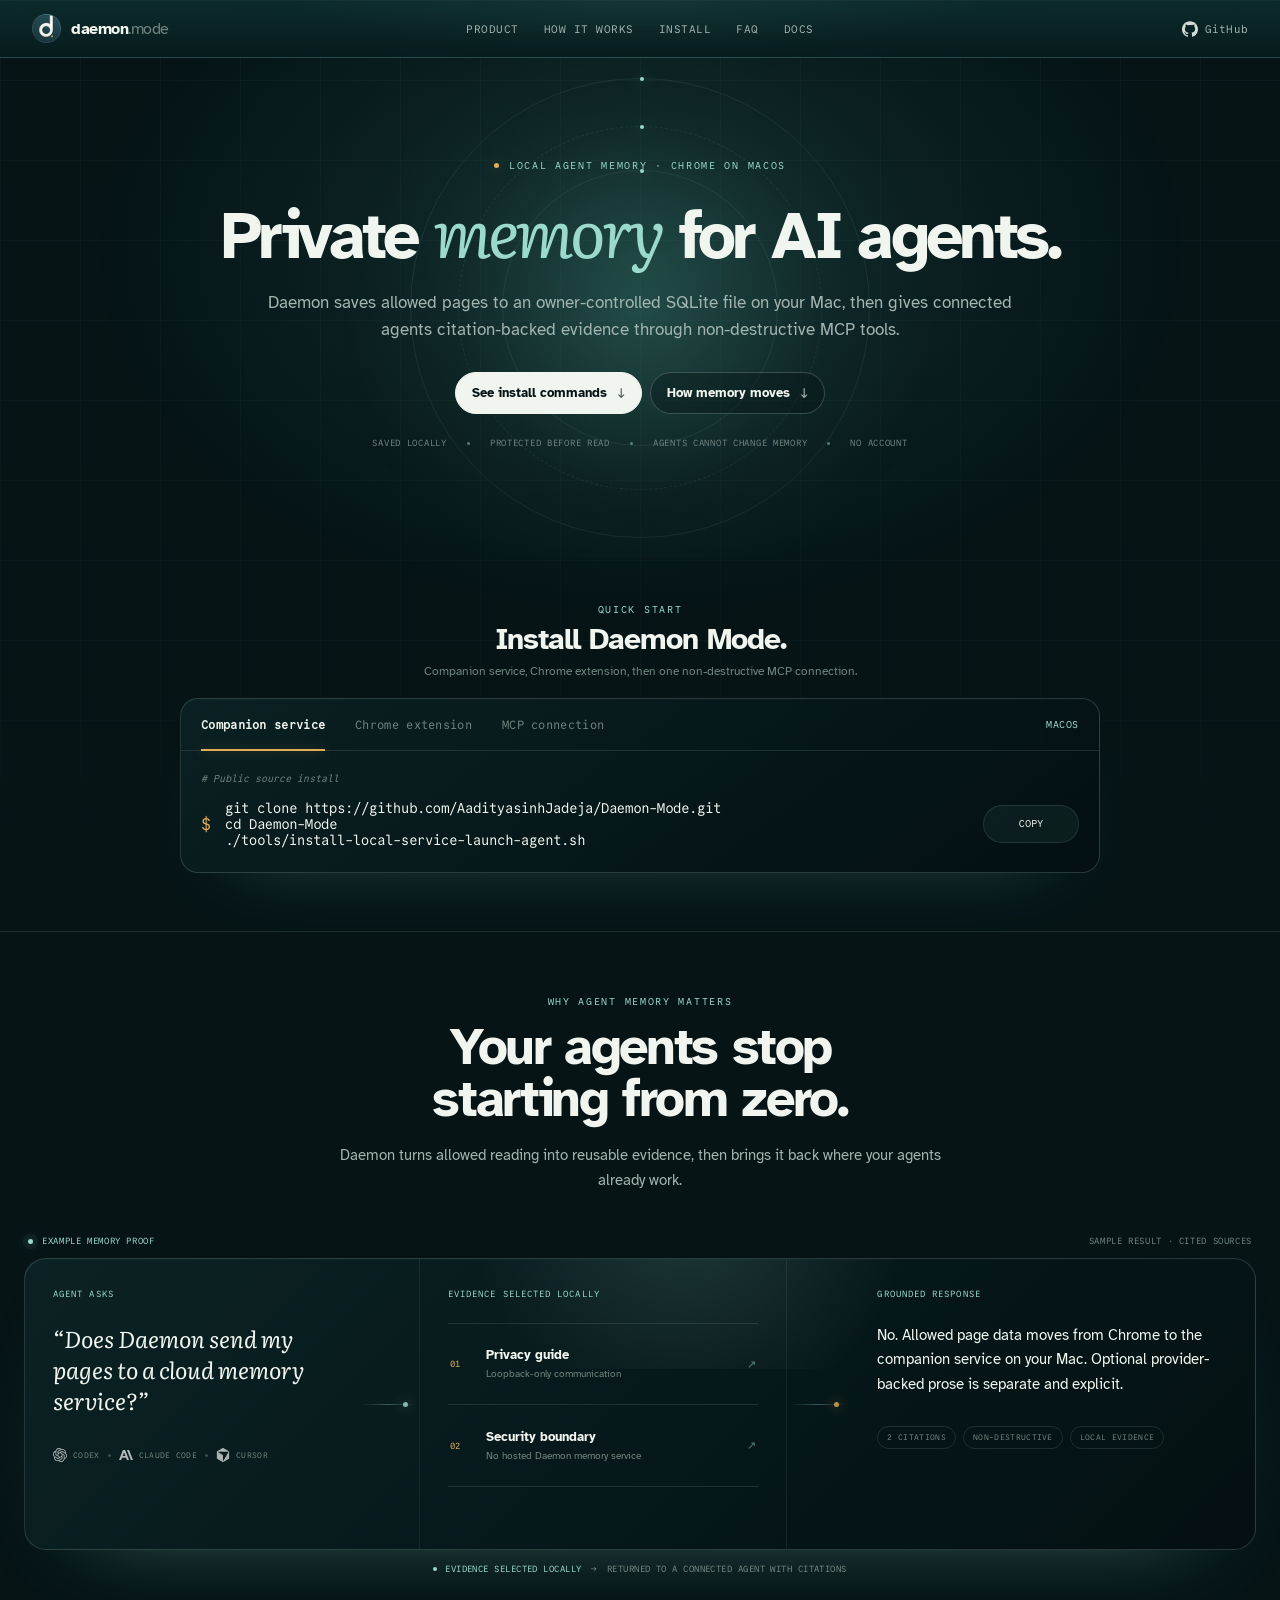
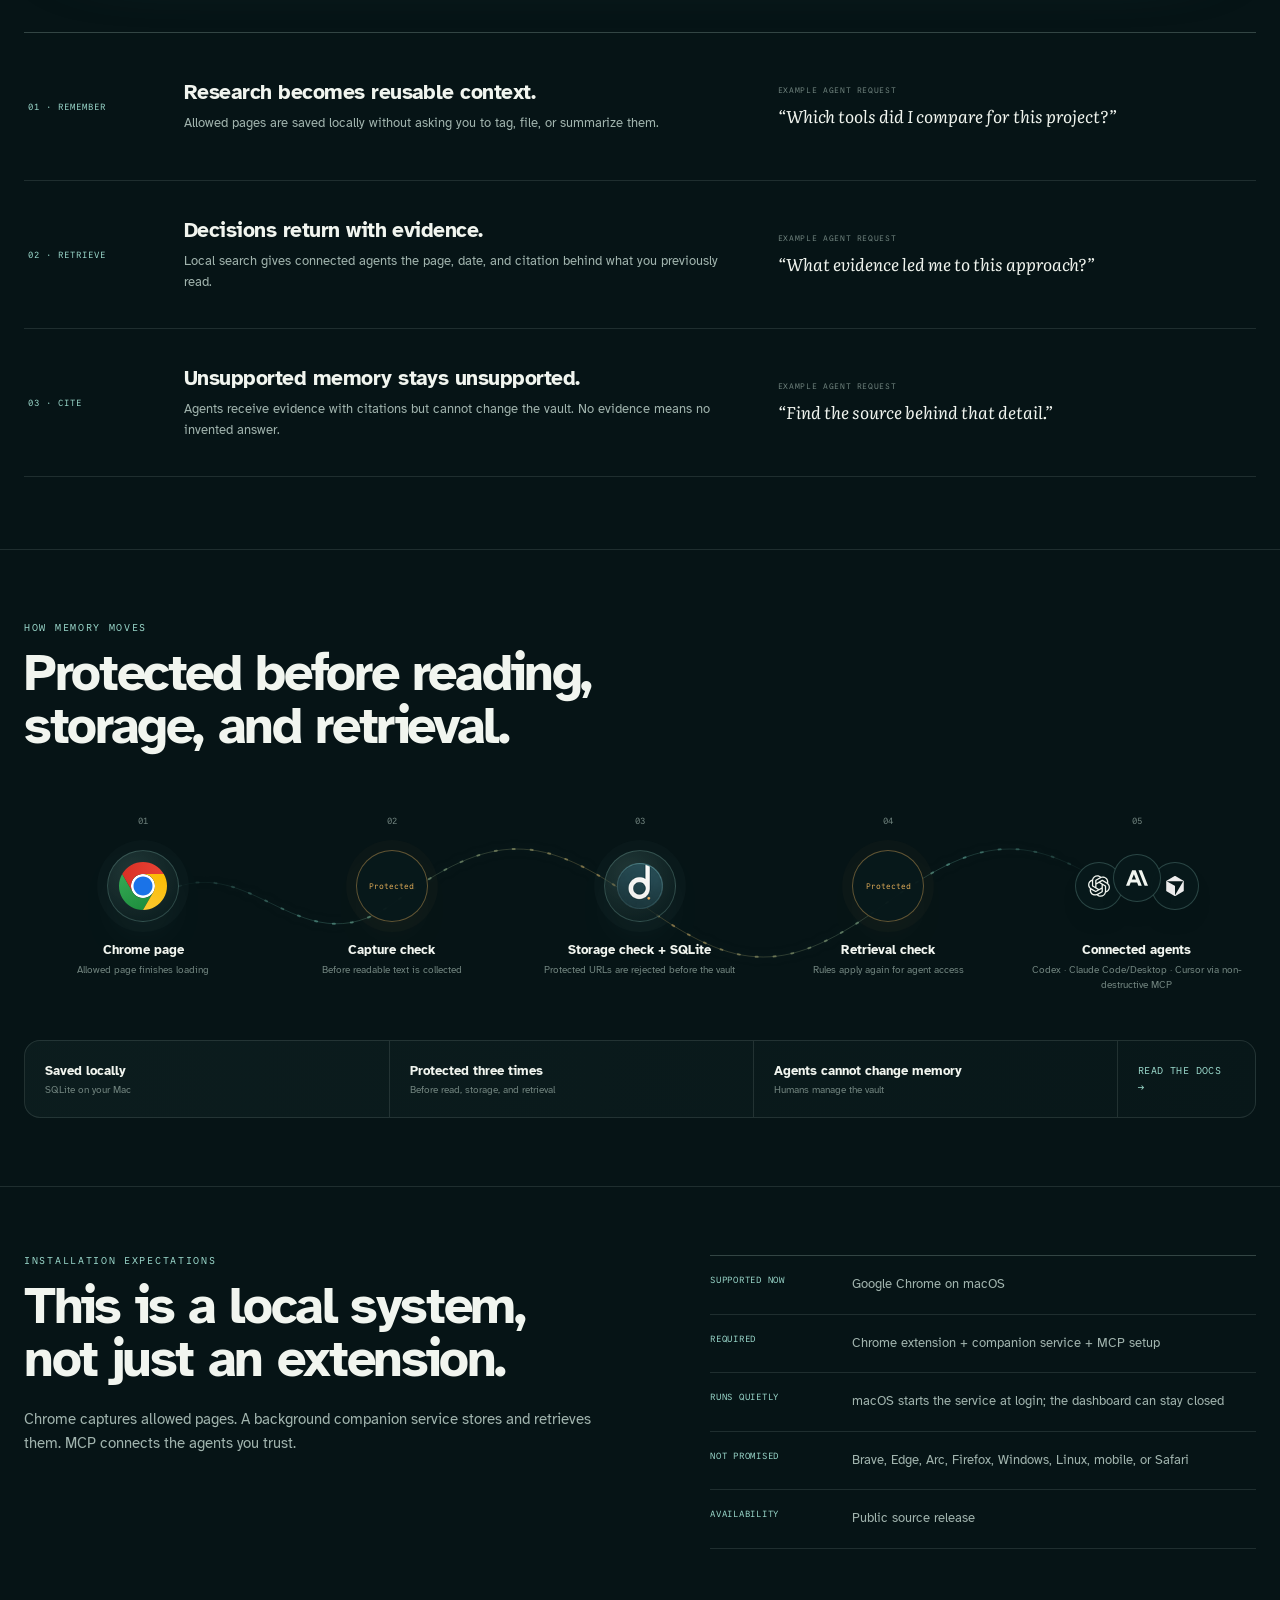
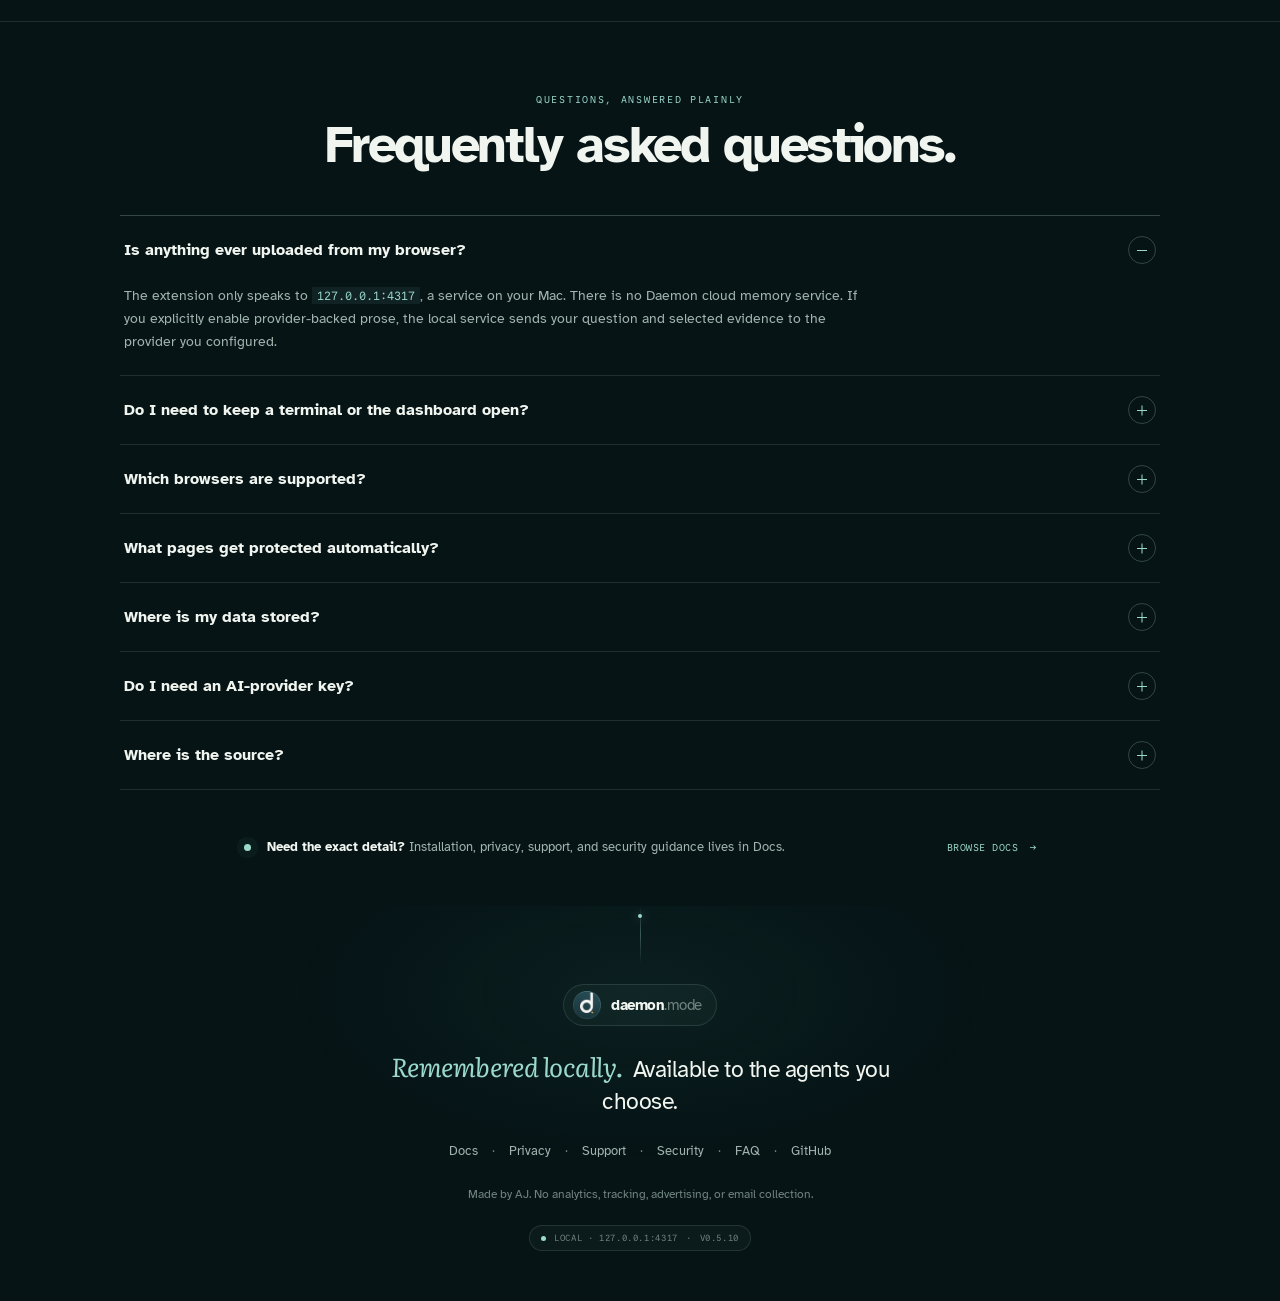
<file: site/index.html>
<!doctype html>
<html lang="en">
<head>
  <meta charset="utf-8">
  <meta name="viewport" content="width=device-width, initial-scale=1">
  <title>Daemon Mode — Private memory for AI agents</title>
  <meta name="description" content="Daemon Mode saves allowed pages locally on your Mac and gives connected AI agents non-destructive, citation-backed memory through MCP.">
  <meta name="color-scheme" content="dark">
  <meta name="theme-color" content="#061416">

  <meta property="og:type" content="website">
  <meta property="og:title" content="Daemon Mode">
  <meta property="og:description" content="Private, local, citation-backed memory for your AI agents.">
  <meta property="og:url" content="https://daemonmode-ai.vercel.app/">
  <meta name="twitter:card" content="summary">

  <link rel="canonical" href="https://daemonmode-ai.vercel.app/">
  <link rel="icon" href="./assets/icons/dmn-icon-32.png" type="image/png">
  <link rel="apple-touch-icon" href="./assets/icons/dmn-icon-192.png">
  <link rel="preload" href="./assets/fonts/atkinson-hyperlegible-latin-400-normal.woff2" as="font" type="font/woff2" crossorigin>
  <link rel="preload" href="./assets/fonts/atkinson-hyperlegible-latin-700-normal.woff2" as="font" type="font/woff2" crossorigin>
  <link rel="preload" href="./assets/fonts/commit-mono-latin-400-normal.woff2" as="font" type="font/woff2" crossorigin>
  <link rel="preload" href="./assets/fonts/literata-latin-400-italic.woff2" as="font" type="font/woff2" crossorigin>
  <link rel="stylesheet" href="./cohesive.css?v=0.5.10-launch-5">
  <script src="./version.js"></script>
  <script src="./file-navigation.js" defer></script>
</head>
<body>
  <a class="skip-link" href="#main">Skip to content</a>
  <div class="page-atmosphere" aria-hidden="true"></div>

  <header class="site-header">
    <div class="shell header-row">
      <a class="brand" href="/" aria-label="Daemon Mode home">
        <img src="./assets/icons/dmn-icon-64.png" alt="" width="34" height="34">
        <span>daemon<span>.mode</span></span>
      </a>

      <nav class="primary-nav" id="primary-nav" aria-label="Primary navigation">
        <a href="#product">Product</a>
        <a href="#how">How it works</a>
        <a href="#install">Install</a>
        <a href="#faq">FAQ</a>
        <a href="./docs/">Docs</a>
      </nav>

      <div class="header-actions">
        <a class="github-link" href="https://github.com/AadityasinhJadeja/Daemon-Mode"><img src="./assets/agents/github.svg" alt="" width="16" height="16"><span>GitHub</span></a>
      </div>

      <button class="menu-button" type="button" aria-controls="primary-nav" aria-expanded="false">Menu</button>
    </div>
  </header>

  <main id="main">
    <section class="hero" aria-labelledby="hero-title">
      <div class="hero-art" aria-hidden="true">
        <div class="hero-art__ring hero-art__ring--outer"></div>
        <div class="hero-art__ring hero-art__ring--middle"></div>
        <div class="hero-art__ring hero-art__ring--inner"></div>
      </div>

      <div class="shell hero-copy">
        <p class="eyebrow"><span aria-hidden="true"></span> Local agent memory · Chrome on macOS</p>
        <h1 id="hero-title">Private <em>memory</em> for AI agents.</h1>
        <p class="hero-lede">Daemon saves allowed pages to an owner-controlled SQLite file on your Mac, then gives connected agents citation-backed evidence through non-destructive MCP tools.</p>
        <div class="hero-actions">
          <a class="button button--primary origin-action" data-origin-button href="#install"><span class="origin-label">See install commands <span class="button-arrow" aria-hidden="true">↓</span></span></a>
          <a class="button button--secondary origin-action" data-origin-button href="#how"><span class="origin-label">How memory moves <span class="button-arrow" aria-hidden="true">↓</span></span></a>
        </div>
        <ul class="hero-facts" aria-label="Product boundaries">
          <li>saved locally</li>
          <li>protected before read</li>
          <li>agents cannot change memory</li>
          <li>no account</li>
        </ul>
      </div>
    </section>

    <section class="quick-start" id="install" aria-labelledby="quick-start-title">
      <div class="shell quick-start-shell">
        <div class="quick-start-intro">
          <p class="section-kicker">Quick start</p>
          <h2 id="quick-start-title">Install Daemon Mode.</h2>
          <p>Companion service, Chrome extension, then one non-destructive MCP connection.</p>
        </div>

        <div class="install-console" role="region" aria-label="Daemon Mode installation preview">
          <div class="install-console__tabs" role="tablist" aria-label="Installation steps">
            <button class="is-active" id="install-tab-service" type="button" role="tab" aria-selected="true" aria-controls="install-panel-service">Companion service</button>
            <button id="install-tab-extension" type="button" role="tab" aria-selected="false" aria-controls="install-panel-extension" tabindex="-1">Chrome extension</button>
            <button id="install-tab-mcp" type="button" role="tab" aria-selected="false" aria-controls="install-panel-mcp" tabindex="-1">MCP connection</button>
            <span class="install-tab-indicator" aria-hidden="true"></span>
            <b>macOS</b>
          </div>
          <div class="install-console__body install-panel" id="install-panel-service" role="tabpanel" aria-labelledby="install-tab-service">
            <p class="install-note"># Public source install</p>
            <div class="command-row">
              <span class="prompt" aria-hidden="true">$</span>
              <code id="service-install-command">git clone https://github.com/AadityasinhJadeja/Daemon-Mode.git<br>cd Daemon-Mode<br>./tools/install-local-service-launch-agent.sh</code>
              <button class="copy-button" data-copy-target="service-install-command" type="button" aria-label="Copy companion service setup commands">
                <span aria-hidden="true">Copy</span>
                <span class="copy-button__status" aria-live="polite"></span>
              </button>
            </div>
          </div>
          <div class="install-console__body install-panel" id="install-panel-extension" role="tabpanel" aria-labelledby="install-tab-extension" hidden>
            <p class="install-note"># Browser setup</p>
            <div class="install-status-row">
              <strong>Add Daemon to Chrome</strong>
              <a href="./support/#install">Open setup guide <span aria-hidden="true">→</span></a>
            </div>
          </div>
          <div class="install-console__body install-panel" id="install-panel-mcp" role="tabpanel" aria-labelledby="install-tab-mcp" hidden>
            <p class="install-note"># Connect Codex · replace codex with claude-code, cursor, or claude-desktop</p>
            <div class="command-row">
              <span class="prompt" aria-hidden="true">$</span>
              <code id="mcp-install-command">python3 tools/setup-agent-harness.py --apply codex --scope user</code>
              <button class="copy-button" data-copy-target="mcp-install-command" type="button" aria-label="Copy MCP connection command">
                <span aria-hidden="true">Copy</span>
                <span class="copy-button__status" aria-live="polite"></span>
              </button>
            </div>
          </div>
        </div>

      </div>
    </section>

    <section class="product-section" id="product" aria-labelledby="product-title">
      <div class="shell">
        <div class="section-heading section-heading--center">
          <p class="section-kicker">Why agent memory matters</p>
          <h2 id="product-title">Your agents stop starting from zero.</h2>
          <p>Daemon turns allowed reading into reusable evidence, then brings it back where your agents already work.</p>
        </div>

        <figure class="evidence-proof" data-evidence-proof aria-labelledby="evidence-proof-title">
          <div class="evidence-proof__topline">
            <figcaption id="evidence-proof-title"><i aria-hidden="true"></i> Example memory proof</figcaption>
            <span>Sample result · cited sources</span>
          </div>

          <div class="evidence-proof__instrument">
            <article class="proof-query" data-proof-step="1">
              <p class="proof-label">Agent asks</p>
              <blockquote>“Does Daemon send my pages to a cloud memory service?”</blockquote>
              <div class="proof-agent-row" aria-label="Example connected agents">
                <span><img src="./assets/agents/openai.svg" alt="" width="18" height="18"> Codex</span>
                <span><img src="./assets/agents/anthropic.svg" alt="" width="18" height="18"> Claude Code</span>
                <span><img src="./assets/agents/cursor.svg" alt="" width="18" height="18"> Cursor</span>
              </div>
            </article>

            <div class="proof-transfer" aria-hidden="true">
              <span></span>
            </div>

            <article class="proof-evidence" data-proof-step="2">
              <p class="proof-label">Evidence selected locally</p>
              <a href="./privacy/">
                <span>01</span>
                <div><strong>Privacy guide</strong><small>Loopback-only communication</small></div>
                <b aria-hidden="true">↗</b>
              </a>
              <a href="./security/">
                <span>02</span>
                <div><strong>Security boundary</strong><small>No hosted Daemon memory service</small></div>
                <b aria-hidden="true">↗</b>
              </a>
            </article>

            <div class="proof-transfer proof-transfer--answer" aria-hidden="true">
              <span></span>
            </div>

            <article class="proof-answer" data-proof-step="3">
              <p class="proof-label">Grounded response</p>
              <p>No. Allowed page data moves from Chrome to the companion service on your Mac. Optional provider-backed prose is separate and explicit.</p>
              <footer><span>2 citations</span><span>non-destructive</span><span>local evidence</span></footer>
            </article>
          </div>

          <div class="evidence-proof__caption">
            <span><i aria-hidden="true"></i> Evidence selected locally</span>
            <span aria-hidden="true">→</span>
            <span>returned to a connected agent with citations</span>
          </div>
        </figure>

        <div class="value-rows">
          <article>
            <span>01 · Remember</span>
            <div><h3>Research becomes reusable context.</h3><p>Allowed pages are saved locally without asking you to tag, file, or summarize them.</p></div>
            <blockquote><small>Example agent request</small>“Which tools did I compare for this project?”</blockquote>
          </article>
          <article>
            <span>02 · Retrieve</span>
            <div><h3>Decisions return with evidence.</h3><p>Local search gives connected agents the page, date, and citation behind what you previously read.</p></div>
            <blockquote><small>Example agent request</small>“What evidence led me to this approach?”</blockquote>
          </article>
          <article>
            <span>03 · Cite</span>
            <div><h3>Unsupported memory stays unsupported.</h3><p>Agents receive evidence with citations but cannot change the vault. No evidence means no invented answer.</p></div>
            <blockquote><small>Example agent request</small>“Find the source behind that detail.”</blockquote>
          </article>
        </div>
      </div>
    </section>

    <section class="flow-section" id="how" aria-labelledby="flow-title">
      <div class="shell">
        <div class="section-heading">
          <p class="section-kicker">How memory moves</p>
          <h2 id="flow-title">Protected before reading, storage, and retrieval.</h2>
        </div>

        <div class="memory-flow-wrap" data-memory-flow>
          <svg class="memory-flow__path" viewBox="0 0 1000 180" preserveAspectRatio="none" aria-hidden="true">
            <defs>
              <linearGradient id="memory-path-gradient" x1="0" x2="1">
                <stop offset="0" stop-color="#75c9b7" stop-opacity="0"/>
                <stop offset=".18" stop-color="#75c9b7" stop-opacity=".45"/>
                <stop offset=".5" stop-color="#e0ad59" stop-opacity=".5"/>
                <stop offset=".82" stop-color="#75c9b7" stop-opacity=".45"/>
                <stop offset="1" stop-color="#75c9b7" stop-opacity="0"/>
              </linearGradient>
            </defs>
            <path class="memory-flow__path-base" d="M100 90 C180 18 220 162 300 90 S420 18 500 90 S620 162 700 90 S820 18 900 90"/>
            <path class="memory-flow__path-signal" d="M100 90 C180 18 220 162 300 90 S420 18 500 90 S620 162 700 90 S820 18 900 90"/>
          </svg>
          <ol class="memory-flow">
            <li>
              <span>01</span>
              <div class="flow-mark flow-mark--chrome"><img src="./assets/agents/chrome.svg" alt="" width="48" height="48"></div>
              <strong>Chrome page</strong>
              <small>Allowed page finishes loading</small>
            </li>
            <li class="memory-flow__gate">
              <span>02</span>
              <b aria-hidden="true">Protected</b>
              <strong>Capture check</strong>
              <small>Before readable text is collected</small>
            </li>
            <li>
              <span>03</span>
              <div class="flow-mark"><img src="./assets/icons/dmn-icon-64.png" alt="" width="42" height="42"></div>
              <strong>Storage check + SQLite</strong>
              <small>Protected URLs are rejected before the vault</small>
            </li>
            <li class="memory-flow__gate">
              <span>04</span>
              <b aria-hidden="true">Protected</b>
              <strong>Retrieval check</strong>
              <small>Rules apply again for agent access</small>
            </li>
            <li>
              <span>05</span>
              <div class="agent-cluster" aria-hidden="true">
                <i><img src="./assets/agents/openai.svg" alt=""></i>
                <i><img src="./assets/agents/anthropic.svg" alt=""></i>
                <i><img src="./assets/agents/cursor.svg" alt=""></i>
              </div>
              <strong>Connected agents</strong>
              <small>Codex · Claude Code/Desktop · Cursor via non-destructive MCP</small>
            </li>
          </ol>
        </div>

        <aside class="trust-ribbon" aria-label="Core trust boundaries">
          <div><strong>Saved locally</strong><span>SQLite on your Mac</span></div>
          <div><strong>Protected three times</strong><span>Before read, storage, and retrieval</span></div>
          <div><strong>Agents cannot change memory</strong><span>Humans manage the vault</span></div>
          <a href="./docs/">Read the docs <span aria-hidden="true">→</span></a>
        </aside>
      </div>
    </section>

    <section class="expectations-section" aria-labelledby="expectations-title">
      <div class="shell expectations-grid">
        <div>
          <p class="section-kicker">Installation expectations</p>
          <h2 id="expectations-title">This is a local system, not just an extension.</h2>
          <p class="expectations-lede">Chrome captures allowed pages. A background companion service stores and retrieves them. MCP connects the agents you trust.</p>
        </div>
        <dl class="requirements">
          <div><dt>Supported now</dt><dd>Google Chrome on macOS</dd></div>
          <div><dt>Required</dt><dd>Chrome extension + companion service + MCP setup</dd></div>
          <div><dt>Runs quietly</dt><dd>macOS starts the service at login; the dashboard can stay closed</dd></div>
          <div><dt>Not promised</dt><dd>Brave, Edge, Arc, Firefox, Windows, Linux, mobile, or Safari</dd></div>
          <div><dt>Availability</dt><dd>Public source release</dd></div>
        </dl>
      </div>
    </section>

    <section class="faq-section" id="faq" aria-labelledby="faq-title">
      <div class="shell faq-shell">
        <div class="section-heading section-heading--center">
          <p class="section-kicker">Questions, answered plainly</p>
          <h2 id="faq-title">Frequently asked questions.</h2>
        </div>

        <div class="faq" data-faq-accordion>
          <article class="faq-item is-open">
            <h3><button type="button" aria-expanded="true" aria-controls="faq-upload"><span>Is anything ever uploaded from my browser?</span><i aria-hidden="true"></i></button></h3>
            <div class="faq-panel" id="faq-upload"><p>The extension only speaks to <code>127.0.0.1:4317</code>, a service on your Mac. There is no Daemon cloud memory service. If you explicitly enable provider-backed prose, the local service sends your question and selected evidence to the provider you configured.</p></div>
          </article>
          <article class="faq-item">
            <h3><button type="button" aria-expanded="false" aria-controls="faq-running"><span>Do I need to keep a terminal or the dashboard open?</span><i aria-hidden="true"></i></button></h3>
            <div class="faq-panel" id="faq-running" hidden><p>No. The one-time installer registers a per-user macOS background service. It starts after you log in, returns after a normal reboot once you log in again, and is restarted if the process exits unexpectedly. The dashboard is only a view into that service.</p></div>
          </article>
          <article class="faq-item">
            <h3><button type="button" aria-expanded="false" aria-controls="faq-browser"><span>Which browsers are supported?</span><i aria-hidden="true"></i></button></h3>
            <div class="faq-panel" id="faq-browser" hidden><p>Google Chrome on macOS is the current support promise. Other browsers and operating systems have not been verified end to end.</p></div>
          </article>
          <article class="faq-item">
            <h3><button type="button" aria-expanded="false" aria-controls="faq-protection"><span>What pages get protected automatically?</span><i aria-hidden="true"></i></button></h3>
            <div class="faq-panel" id="faq-protection" hidden><p>Banking, healthcare, wallets and payments, mail, private messaging, private AI chats, browser-internal pages, and authentication flows. You can add domains of your own.</p></div>
          </article>
          <article class="faq-item">
            <h3><button type="button" aria-expanded="false" aria-controls="faq-storage"><span>Where is my data stored?</span><i aria-hidden="true"></i></button></h3>
            <div class="faq-panel" id="faq-storage" hidden><p>In a local SQLite file at <code>~/Library/Application Support/Daemon Mode/memory.sqlite3</code> for your macOS user.</p></div>
          </article>
          <article class="faq-item">
            <h3><button type="button" aria-expanded="false" aria-controls="faq-key"><span>Do I need an AI-provider key?</span><i aria-hidden="true"></i></button></h3>
            <div class="faq-panel" id="faq-key" hidden><p>No. Capture, protection, local retrieval, and MCP evidence work without one. A key is only needed for optional provider-backed prose.</p></div>
          </article>
          <article class="faq-item">
            <h3><button type="button" aria-expanded="false" aria-controls="faq-source"><span>Where is the source?</span><i aria-hidden="true"></i></button></h3>
            <div class="faq-panel" id="faq-source" hidden><p>The extension, local service, MCP server, packaging workflow, and verification tools are public in the <a href="https://github.com/AadityasinhJadeja/Daemon-Mode">GitHub repository</a>.</p></div>
          </article>
        </div>

        <div class="faq-after">
          <span class="faq-after__signal" aria-hidden="true"></span>
          <p><strong>Need the exact detail?</strong> Installation, privacy, support, and security guidance lives in Docs.</p>
          <a href="./docs/">Browse Docs <span aria-hidden="true">→</span></a>
        </div>
      </div>
    </section>

  </main>

  <footer class="site-footer">
    <div class="footer-inner">
      <a class="brand footer-brand" href="/" aria-label="Daemon Mode home">
        <img src="./assets/icons/dmn-icon-64.png" alt="" width="34" height="34">
        <span>daemon<span>.mode</span></span>
      </a>
      <p class="footer-hook"><em>Remembered locally.</em> Available to the agents you choose.</p>
      <nav class="footer-nav" aria-label="Footer navigation">
        <a href="./docs/">Docs</a><span aria-hidden="true">·</span>
        <a href="./privacy/">Privacy</a><span aria-hidden="true">·</span>
        <a href="./support/">Support</a><span aria-hidden="true">·</span>
        <a href="./security/">Security</a><span aria-hidden="true">·</span>
        <a href="#faq">FAQ</a><span aria-hidden="true">·</span>
        <a href="https://github.com/AadityasinhJadeja/Daemon-Mode">GitHub</a>
      </nav>
      <p class="footer-attribution">Made by AJ. No analytics, tracking, advertising, or email collection.</p>
      <div class="footer-stamp"><i aria-hidden="true"></i><span>local · 127.0.0.1:4317</span><span aria-hidden="true">·</span><span id="dmn-version">v0.5.10</span></div>
    </div>
  </footer>

  <script>
    (function () {
      var version = document.getElementById('dmn-version');
      if (version && window.__DAEMON_VERSION__) version.textContent = 'v' + window.__DAEMON_VERSION__;

      var menu = document.querySelector('.menu-button');
      var nav = document.getElementById('primary-nav');
      function setMenu(open) {
        nav.classList.toggle('is-open', open);
        menu.setAttribute('aria-expanded', open ? 'true' : 'false');
        menu.textContent = open ? 'Close' : 'Menu';
      }
      menu.addEventListener('click', function () { setMenu(menu.getAttribute('aria-expanded') !== 'true'); });
      nav.querySelectorAll('a').forEach(function (link) { link.addEventListener('click', function () { setMenu(false); }); });
      document.addEventListener('keydown', function (event) { if (event.key === 'Escape') setMenu(false); });

      function getOriginCoverDiameter(width, height, x, y) {
        return Math.ceil(2 * Math.max(
          Math.hypot(x, y),
          Math.hypot(width - x, y),
          Math.hypot(x, height - y),
          Math.hypot(width - x, height - y)
        ));
      }

      function updateOriginFill(control, x, y) {
        var rect = control.getBoundingClientRect();
        var safeX = Math.max(0, Math.min(x, rect.width));
        var safeY = Math.max(0, Math.min(y, rect.height));
        control.style.setProperty('--origin-x', safeX + 'px');
        control.style.setProperty('--origin-y', safeY + 'px');
        control.style.setProperty('--origin-size', getOriginCoverDiameter(rect.width, rect.height, safeX, safeY) + 'px');
      }

      function setOriginActive(control, active) {
        control.dataset.originActive = String(Boolean(active));
      }

      document.querySelectorAll('[data-origin-button]').forEach(function (control) {
        function fromPointer(event) {
          var rect = control.getBoundingClientRect();
          updateOriginFill(control, event.clientX - rect.left, event.clientY - rect.top);
        }
        function fromCenter() {
          var rect = control.getBoundingClientRect();
          updateOriginFill(control, rect.width / 2, rect.height / 2);
        }

        control.addEventListener('pointerenter', function (event) { fromPointer(event); setOriginActive(control, true); });
        control.addEventListener('pointermove', function (event) { if (control.dataset.originActive === 'true') fromPointer(event); });
        control.addEventListener('pointerleave', function () { setOriginActive(control, false); control.dataset.originPressed = 'false'; });
        control.addEventListener('pointerdown', function (event) {
          if (event.button !== 0) return;
          fromPointer(event);
          setOriginActive(control, true);
          control.dataset.originPressed = 'true';
        });
        control.addEventListener('pointerup', function () { control.dataset.originPressed = 'false'; });
        control.addEventListener('pointercancel', function () { control.dataset.originPressed = 'false'; });
        control.addEventListener('focus', function () {
          if (!control.matches(':focus-visible')) return;
          fromCenter();
          setOriginActive(control, true);
        });
        control.addEventListener('blur', function () { setOriginActive(control, false); control.dataset.originPressed = 'false'; });
        control.addEventListener('keydown', function (event) {
          if (event.repeat || event.key !== 'Enter') return;
          fromCenter();
          setOriginActive(control, true);
          control.dataset.originPressed = 'true';
        });
        control.addEventListener('keyup', function (event) {
          if (event.key !== 'Enter') return;
          control.dataset.originPressed = 'false';
        });
      });

      document.querySelectorAll('[data-copy-target]').forEach(function (copyButton) {
        var command = document.getElementById(copyButton.getAttribute('data-copy-target'));
        var label = copyButton.querySelector('span[aria-hidden="true"]');
        var status = copyButton.querySelector('.copy-button__status');
        var defaultLabel = label.textContent;
        var resetCopyTimer;
        copyButton.addEventListener('click', function () {
        function finish(text) {
          window.clearTimeout(resetCopyTimer);
          label.textContent = text;
          status.textContent = text === 'Copied' ? '✓' : '!';
          copyButton.dataset.copyState = text === 'Copied' ? 'success' : 'failure';
          resetCopyTimer = window.setTimeout(function () {
            label.textContent = defaultLabel;
            status.textContent = '';
            delete copyButton.dataset.copyState;
          }, 1800);
        }
        function fallbackCopy(text) {
          var field = document.createElement('textarea');
          field.value = text;
          field.setAttribute('readonly', '');
          field.style.position = 'fixed';
          field.style.opacity = '0';
          document.body.appendChild(field);
          field.select();
          var copied = false;
          try { copied = document.execCommand('copy'); } catch (error) { copied = false; }
          field.remove();
          finish(copied ? 'Copied' : 'Select command');
        }
        var text = command.innerText.trim();
        if (!navigator.clipboard || !navigator.clipboard.writeText) { fallbackCopy(text); return; }
        navigator.clipboard.writeText(text).then(function () { finish('Copied'); }).catch(function () { fallbackCopy(text); });
        });
      });

      var installTabs = Array.prototype.slice.call(document.querySelectorAll('[role="tab"][aria-controls^="install-panel-"]'));
      var installTabList = document.querySelector('.install-console__tabs');
      var installIndicator = document.querySelector('.install-tab-indicator');
      function updateInstallIndicator(tab) {
        if (!installTabList || !installIndicator || !tab) return;
        installTabList.style.setProperty('--tab-indicator-x', tab.offsetLeft + 'px');
        installTabList.style.setProperty('--tab-indicator-width', tab.offsetWidth + 'px');
        installTabList.classList.add('has-tab-indicator');
      }
      function activateInstallTab(tab) {
        installTabs.forEach(function (other) {
          var selected = other === tab;
          var panel = document.getElementById(other.getAttribute('aria-controls'));
          other.classList.toggle('is-active', selected);
          other.setAttribute('aria-selected', selected ? 'true' : 'false');
          other.tabIndex = selected ? 0 : -1;
          panel.classList.remove('is-entering');
          panel.hidden = !selected;
          if (selected && !reduceMotion) {
            panel.offsetHeight;
            panel.classList.add('is-entering');
          }
        });
        updateInstallIndicator(tab);
      }
      installTabs.forEach(function (tab, index) {
        tab.addEventListener('click', function () { activateInstallTab(tab); });
        tab.addEventListener('keydown', function (event) {
          if (event.key !== 'ArrowLeft' && event.key !== 'ArrowRight') return;
          event.preventDefault();
          var offset = event.key === 'ArrowRight' ? 1 : -1;
          var next = installTabs[(index + offset + installTabs.length) % installTabs.length];
          activateInstallTab(next);
          next.focus();
        });
      });

      var faqItems = Array.prototype.slice.call(document.querySelectorAll('[data-faq-accordion] .faq-item'));
      var reduceMotion = window.matchMedia('(prefers-reduced-motion: reduce)').matches;

      activateInstallTab(installTabs.find(function (tab) { return tab.getAttribute('aria-selected') === 'true'; }) || installTabs[0]);

      function setFaqItem(item, shouldOpen, immediate) {
        var button = item.querySelector('button');
        var panel = item.querySelector('.faq-panel');
        window.clearTimeout(panel.faqTimer);

        if (shouldOpen) {
          panel.hidden = false;
          button.setAttribute('aria-expanded', 'true');
          item.classList.add('is-open');
          panel.style.maxHeight = immediate || reduceMotion ? panel.scrollHeight + 'px' : '0px';
          if (!immediate && !reduceMotion) {
            panel.offsetHeight;
            window.requestAnimationFrame(function () { panel.style.maxHeight = panel.scrollHeight + 'px'; });
          }
          return;
        }

        button.setAttribute('aria-expanded', 'false');
        if (panel.hidden) {
          item.classList.remove('is-open');
          panel.style.maxHeight = '0px';
          return;
        }

        panel.style.maxHeight = panel.scrollHeight + 'px';
        panel.offsetHeight;
        item.classList.remove('is-open');
        panel.style.maxHeight = '0px';
        if (immediate || reduceMotion) {
          panel.hidden = true;
        } else {
          panel.faqTimer = window.setTimeout(function () { panel.hidden = true; }, 440);
        }
      }

      faqItems.forEach(function (item) {
        var button = item.querySelector('button');
        setFaqItem(item, button.getAttribute('aria-expanded') === 'true', true);
        button.addEventListener('click', function () {
          var willOpen = button.getAttribute('aria-expanded') !== 'true';
          faqItems.forEach(function (other) { setFaqItem(other, other === item && willOpen, false); });
        });
      });

      window.addEventListener('resize', function () {
        updateInstallIndicator(installTabs.find(function (tab) { return tab.getAttribute('aria-selected') === 'true'; }));
        faqItems.forEach(function (item) {
          if (!item.classList.contains('is-open')) return;
          var panel = item.querySelector('.faq-panel');
          panel.style.maxHeight = panel.scrollHeight + 'px';
        });
      });

      var motionSurfaces = Array.prototype.slice.call(document.querySelectorAll('[data-evidence-proof], [data-memory-flow]'));
      if (!reduceMotion && 'IntersectionObserver' in window && motionSurfaces.length) {
        document.documentElement.classList.add('motion-ready');
        var motionObserver = new IntersectionObserver(function (entries) {
          entries.forEach(function (entry) {
            if (!entry.isIntersecting) return;
            entry.target.classList.add('is-active');
            motionObserver.unobserve(entry.target);
          });
        }, { rootMargin: '0px 0px -14% 0px', threshold: .18 });
        motionSurfaces.forEach(function (surface) { motionObserver.observe(surface); });
      }

      var sectionLinks = Array.prototype.slice.call(nav.querySelectorAll('a[href^="#"]'));
      if ('IntersectionObserver' in window && sectionLinks.length) {
        var sectionsById = new Map();
        sectionLinks.forEach(function (link) {
          var section = document.querySelector(link.getAttribute('href'));
          if (section) sectionsById.set(section, link);
        });
        var visibleSections = new Map();
        var sectionObserver = new IntersectionObserver(function (entries) {
          entries.forEach(function (entry) {
            if (entry.isIntersecting) visibleSections.set(entry.target, entry.intersectionRatio);
            else visibleSections.delete(entry.target);
          });
          var activeSection = null;
          var activeRatio = 0;
          visibleSections.forEach(function (ratio, section) {
            if (ratio <= activeRatio) return;
            activeSection = section;
            activeRatio = ratio;
          });
          sectionLinks.forEach(function (link) { link.removeAttribute('aria-current'); });
          if (activeSection) sectionsById.get(activeSection).setAttribute('aria-current', 'location');
        }, { rootMargin: '-28% 0px -52% 0px', threshold: [0, .05, .2, .45] });
        sectionsById.forEach(function (link, section) { sectionObserver.observe(section); });
      }

    })();
  </script>
</body>
</html>
</file>
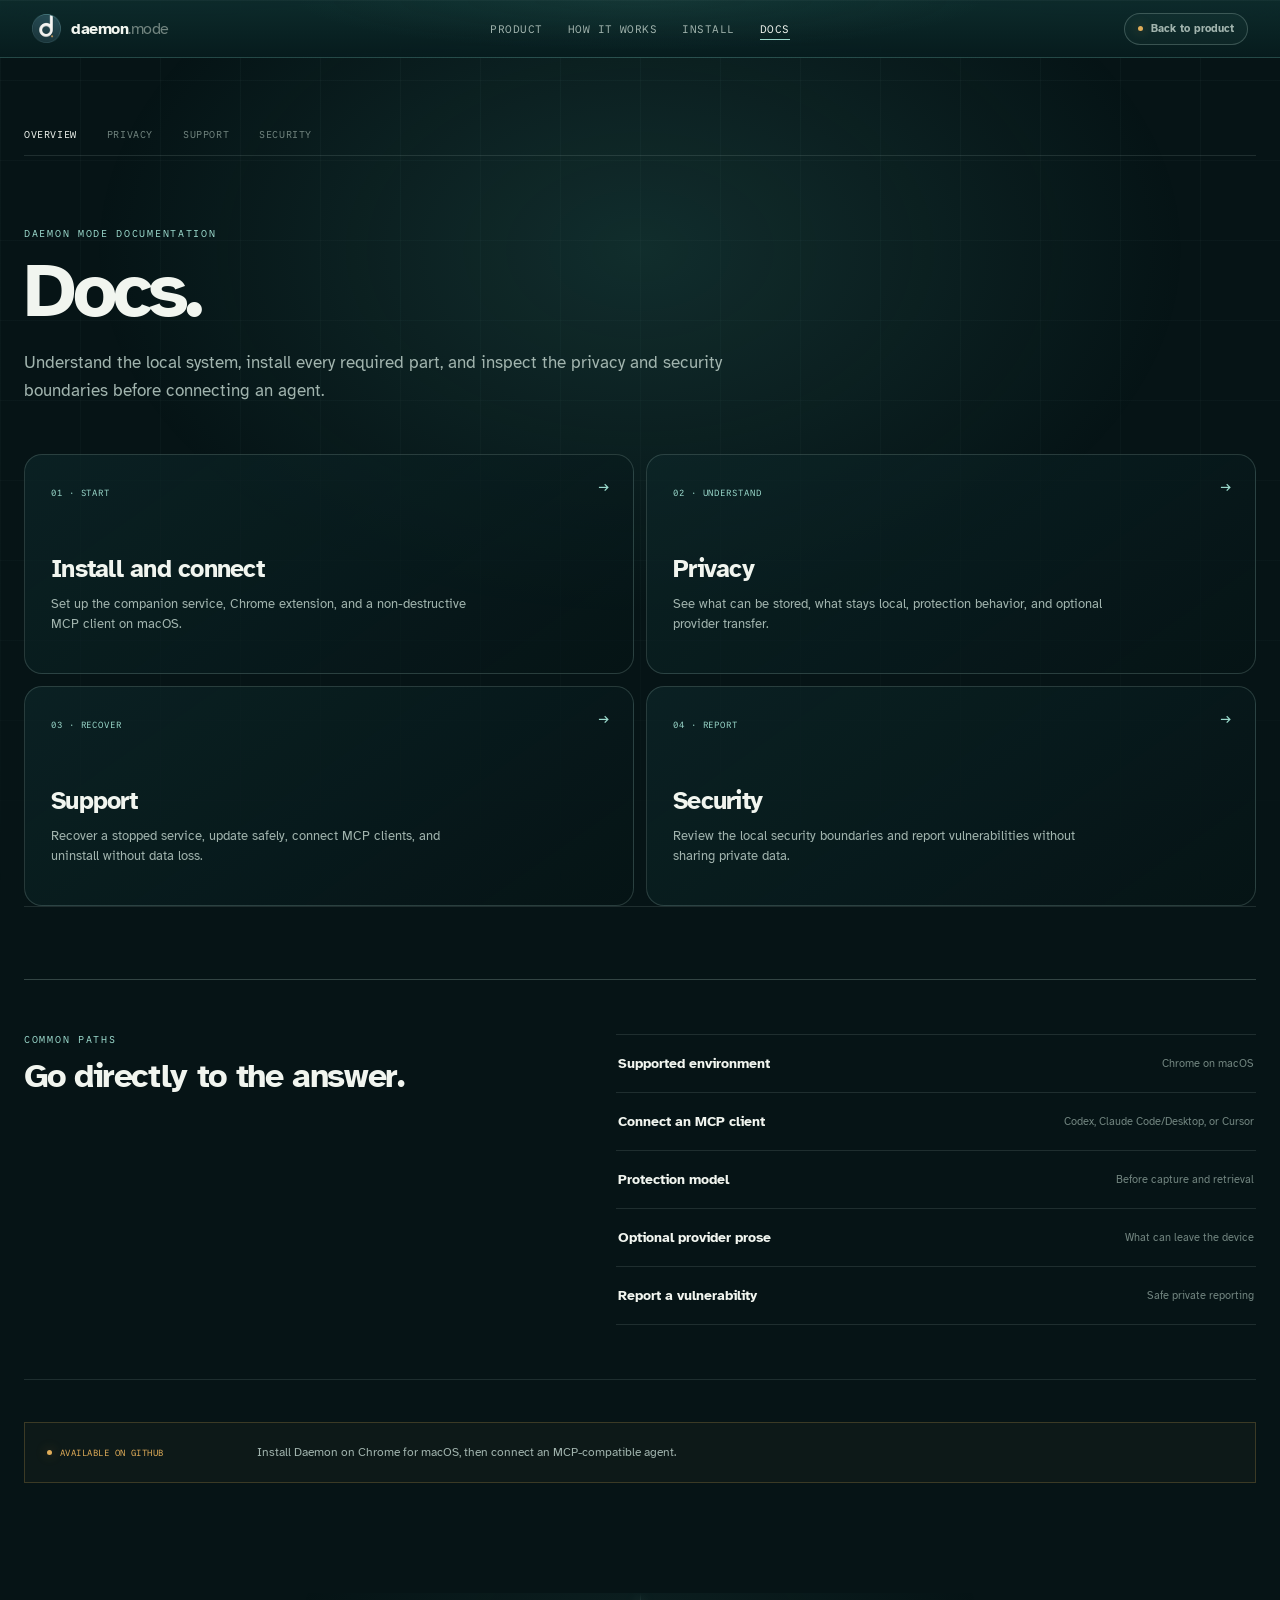
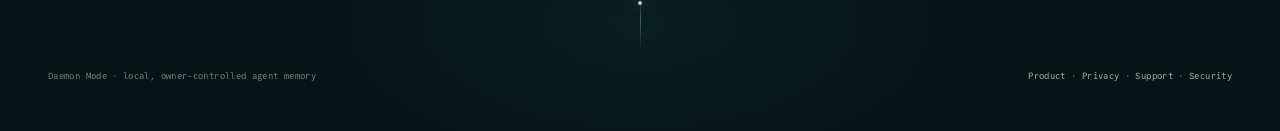
<file: site/docs/index.html>
<!doctype html>
<html lang="en">
<head>
  <meta charset="utf-8">
  <meta name="viewport" content="width=device-width, initial-scale=1">
  <title>Documentation — Daemon Mode</title>
  <meta name="description" content="Installation, privacy, support, and security documentation for Daemon Mode.">
  <meta name="color-scheme" content="dark">
  <meta name="theme-color" content="#061416">
  <meta property="og:type" content="website">
  <meta property="og:title" content="Documentation — Daemon Mode">
  <meta property="og:description" content="Installation, privacy, support, and security documentation for Daemon Mode.">
  <meta property="og:url" content="https://daemonmode-ai.vercel.app/docs/">
  <meta name="twitter:card" content="summary">
  <link rel="canonical" href="https://daemonmode-ai.vercel.app/docs/">
  <link rel="icon" href="../assets/icons/dmn-icon-32.png" type="image/png">
  <link rel="stylesheet" href="../cohesive.css?v=0.5.10-launch-5">
  <script src="../file-navigation.js" defer></script>
</head>
<body>
  <a class="skip-link" href="#main">Skip to content</a>
  <div class="page-atmosphere" aria-hidden="true"></div>
  <header class="site-header">
    <div class="shell header-row">
      <a class="brand" href="../" aria-label="Daemon Mode home"><img src="../assets/icons/dmn-icon-64.png" alt="" width="34" height="34"><span>daemon<span>.mode</span></span></a>
      <nav class="primary-nav" id="primary-nav" aria-label="Primary navigation">
        <a href="../#product">Product</a>
        <a href="../#how">How it works</a>
        <a href="../#install">Install</a>
        <a href="./" aria-current="page">Docs</a>
      </nav>
      <div class="header-actions"><a class="store-soon" href="../"><i aria-hidden="true"></i> Back to product</a></div>
      <button class="menu-button" type="button" aria-controls="primary-nav" aria-expanded="false">Menu</button>
    </div>
  </header>

  <main class="document-main docs-hub" id="main">
    <div class="shell">
      <nav class="docs-tabs" aria-label="Documentation categories">
        <a href="./" aria-current="page">Overview</a>
        <a href="../privacy/">Privacy</a>
        <a href="../support/">Support</a>
        <a href="../security/">Security</a>
      </nav>

      <header class="document-hero docs-hero">
        <p class="section-kicker">Daemon Mode documentation</p>
        <h1>Docs.</h1>
        <p>Understand the local system, install every required part, and inspect the privacy and security boundaries before connecting an agent.</p>
      </header>

      <section class="docs-hub-grid" aria-label="Documentation areas">
        <a href="../support/#install">
          <span>01 · Start</span>
          <h2>Install and connect</h2>
          <p>Set up the companion service, Chrome extension, and a non-destructive MCP client on macOS.</p>
          <b aria-hidden="true">→</b>
        </a>
        <a href="../privacy/">
          <span>02 · Understand</span>
          <h2>Privacy</h2>
          <p>See what can be stored, what stays local, protection behavior, and optional provider transfer.</p>
          <b aria-hidden="true">→</b>
        </a>
        <a href="../support/">
          <span>03 · Recover</span>
          <h2>Support</h2>
          <p>Recover a stopped service, update safely, connect MCP clients, and uninstall without data loss.</p>
          <b aria-hidden="true">→</b>
        </a>
        <a href="../security/">
          <span>04 · Report</span>
          <h2>Security</h2>
          <p>Review the local security boundaries and report vulnerabilities without sharing private data.</p>
          <b aria-hidden="true">→</b>
        </a>
      </section>

      <section class="docs-paths" aria-labelledby="docs-paths-title">
        <div>
          <p class="section-kicker">Common paths</p>
          <h2 id="docs-paths-title">Go directly to the answer.</h2>
        </div>
        <nav aria-label="Common documentation links">
          <a href="../support/#requirements"><span>Supported environment</span><small>Chrome on macOS</small></a>
          <a href="../support/#mcp"><span>Connect an MCP client</span><small>Codex, Claude Code/Desktop, or Cursor</small></a>
          <a href="../privacy/#protection"><span>Protection model</span><small>Before capture and retrieval</small></a>
          <a href="../privacy/#provider"><span>Optional provider prose</span><small>What can leave the device</small></a>
          <a href="../security/#report"><span>Report a vulnerability</span><small>Safe private reporting</small></a>
        </nav>
      </section>

      <aside class="docs-status" aria-label="Launch availability">
        <span><i aria-hidden="true"></i> Available on GitHub</span>
        <p>Install Daemon on Chrome for macOS, then connect an MCP-compatible agent.</p>
      </aside>
    </div>
  </main>

  <footer class="site-footer"><div class="shell footer-bottom"><p>Daemon Mode · local, owner-controlled agent memory</p><p><a href="../">Product</a> · <a href="../privacy/">Privacy</a> · <a href="../support/">Support</a> · <a href="../security/">Security</a></p></div></footer>
  <script>(function(){var b=document.querySelector('.menu-button'),n=document.getElementById('primary-nav');b.addEventListener('click',function(){var o=b.getAttribute('aria-expanded')!=='true';b.setAttribute('aria-expanded',o?'true':'false');b.textContent=o?'Close':'Menu';n.classList.toggle('is-open',o)});document.addEventListener('keydown',function(e){if(e.key==='Escape'){b.setAttribute('aria-expanded','false');b.textContent='Menu';n.classList.remove('is-open')}})})();</script>
</body>
</html>
</file>
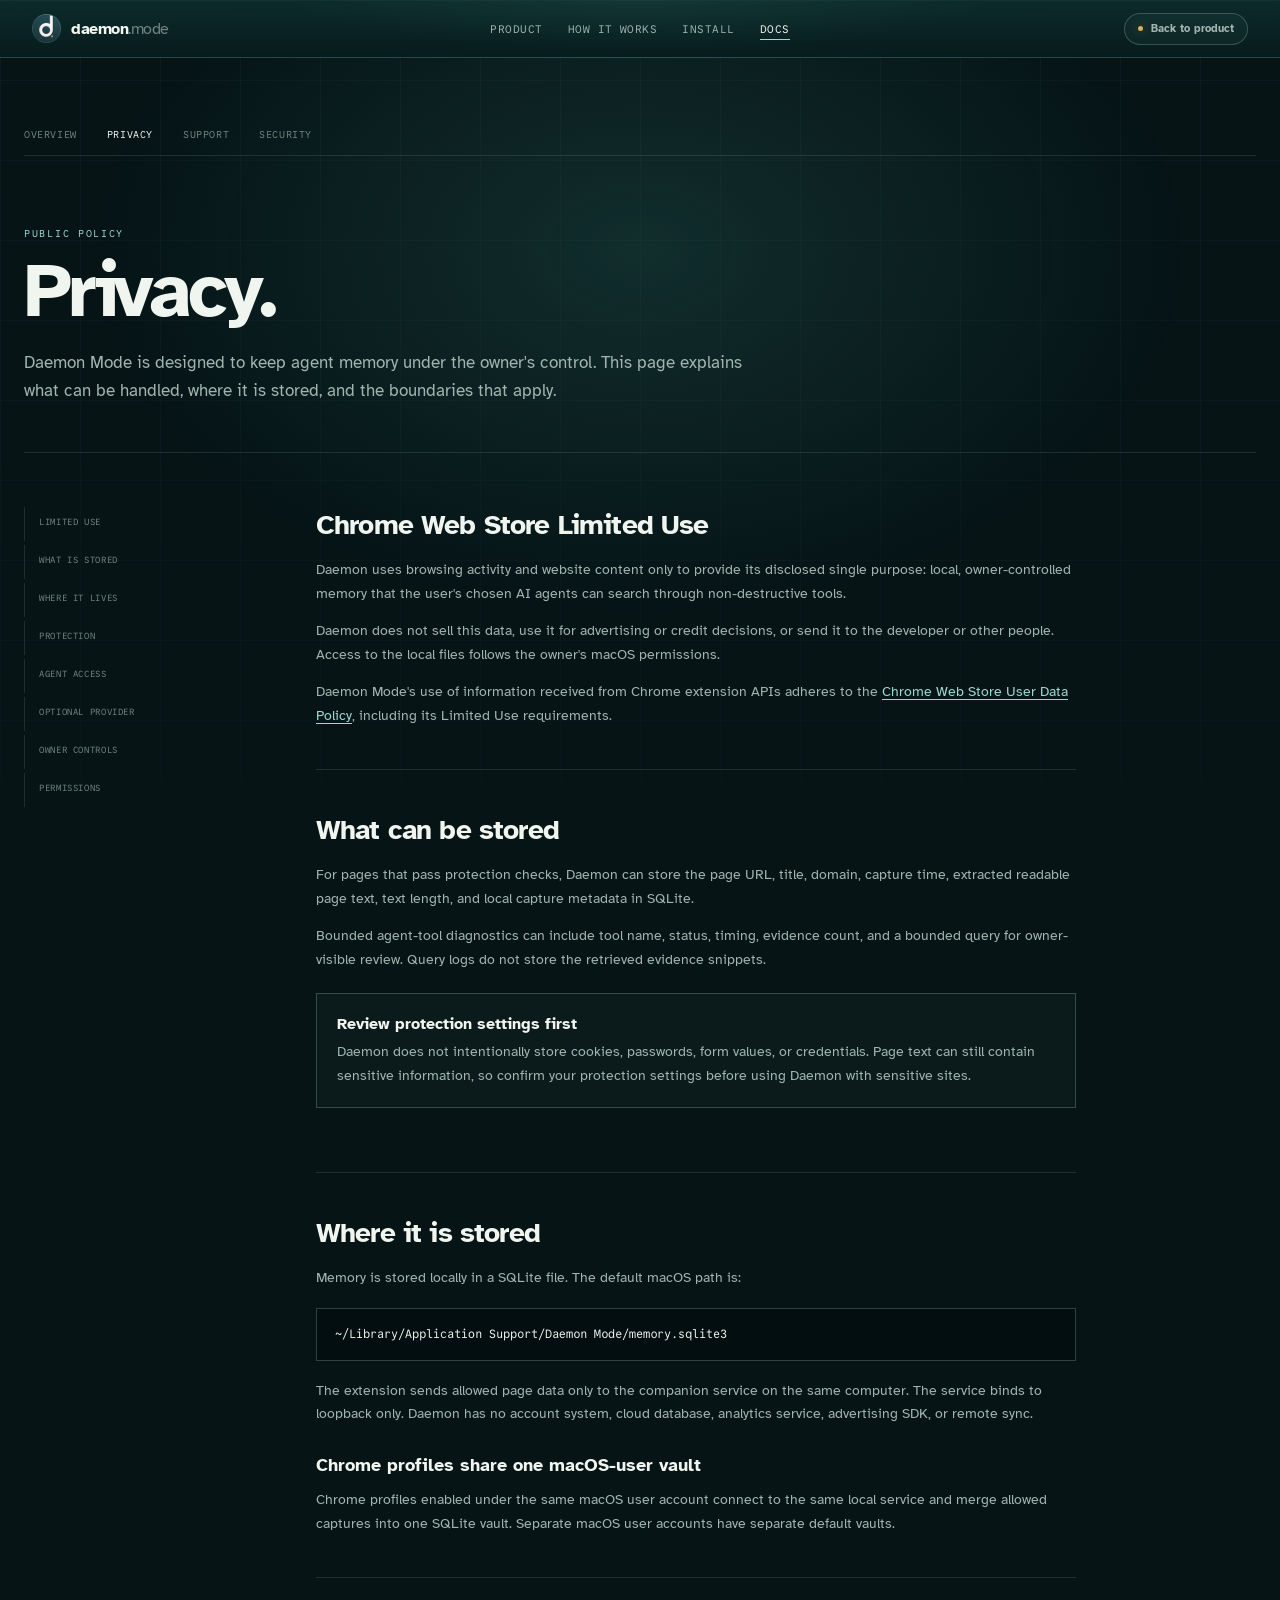
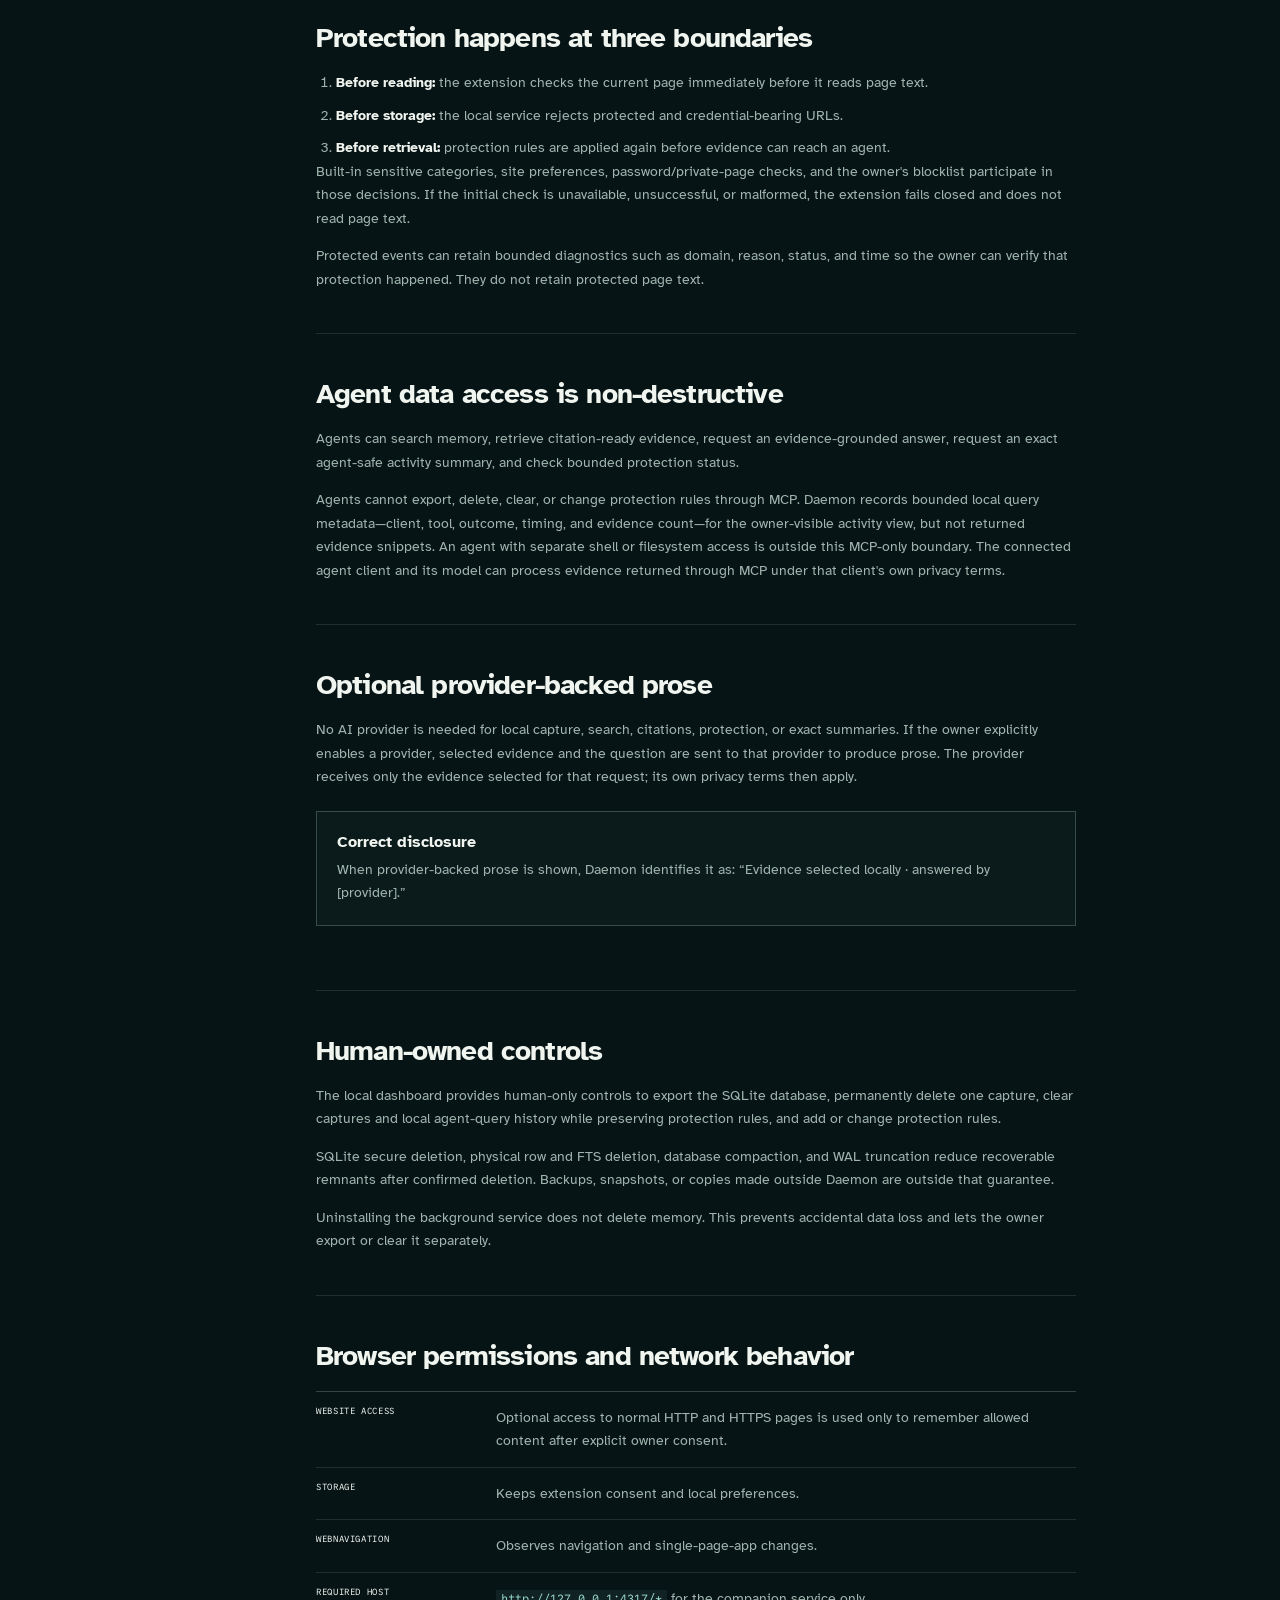
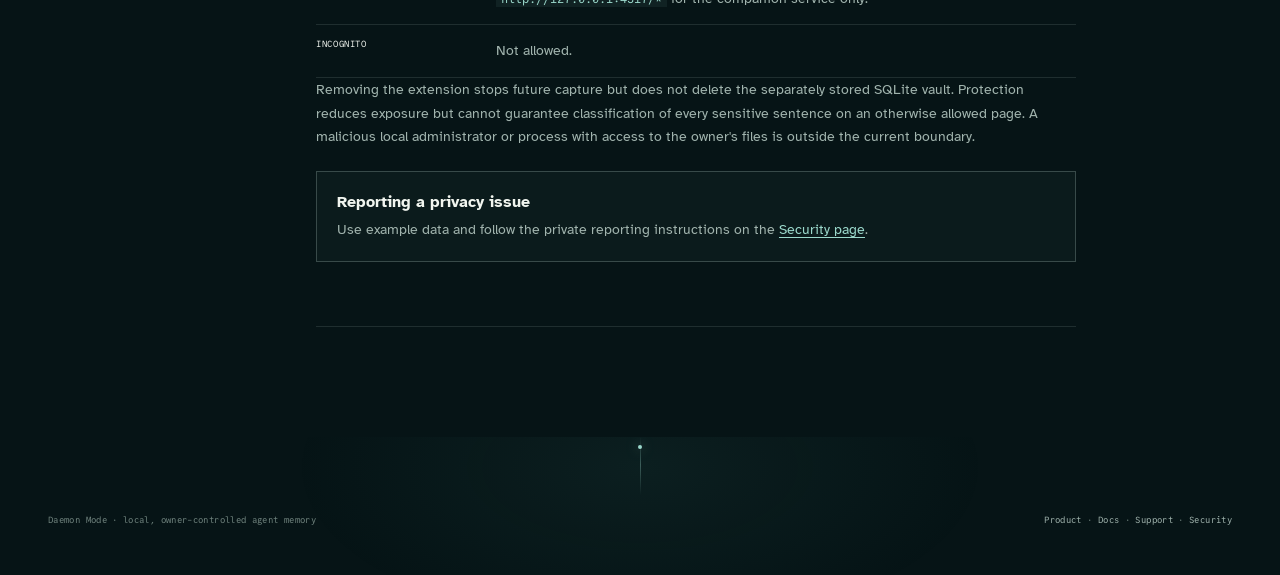
<file: site/privacy/index.html>
<!doctype html>
<html lang="en">
<head>
  <meta charset="utf-8">
  <meta name="viewport" content="width=device-width, initial-scale=1">
  <title>Privacy — Daemon Mode</title>
  <meta name="description" content="How Daemon Mode handles page content, local storage, protection, agent access, and optional provider-backed prose.">
  <meta name="color-scheme" content="dark">
  <meta name="theme-color" content="#061416">
  <meta property="og:type" content="website">
  <meta property="og:title" content="Privacy — Daemon Mode">
  <meta property="og:description" content="How Daemon Mode handles page content, local storage, protection, agent access, and optional provider-backed prose.">
  <meta property="og:url" content="https://daemonmode-ai.vercel.app/privacy/">
  <meta name="twitter:card" content="summary">
  <link rel="canonical" href="https://daemonmode-ai.vercel.app/privacy/">
  <link rel="icon" href="../assets/icons/dmn-icon-32.png" type="image/png">
  <link rel="stylesheet" href="../cohesive.css?v=0.5.10-launch-5">
  <script src="../file-navigation.js" defer></script>
</head>
<body>
  <a class="skip-link" href="#main">Skip to content</a>
  <div class="page-atmosphere" aria-hidden="true"></div>
  <header class="site-header">
    <div class="shell header-row">
      <a class="brand" href="../" aria-label="Daemon Mode home"><img src="../assets/icons/dmn-icon-64.png" alt="" width="34" height="34"><span>daemon<span>.mode</span></span></a>
      <nav class="primary-nav" id="primary-nav" aria-label="Primary navigation"><a href="../#product">Product</a><a href="../#how">How it works</a><a href="../#install">Install</a><a href="../docs/" aria-current="page">Docs</a></nav>
      <div class="header-actions"><a class="store-soon" href="../"><i aria-hidden="true"></i> Back to product</a></div>
      <button class="menu-button" type="button" aria-controls="primary-nav" aria-expanded="false">Menu</button>
    </div>
  </header>

  <main class="document-main" id="main">
    <div class="shell">
      <nav class="docs-tabs" aria-label="Documentation categories"><a href="../docs/">Overview</a><a href="./" aria-current="page">Privacy</a><a href="../support/">Support</a><a href="../security/">Security</a></nav>
      <header class="document-hero">
        <p class="section-kicker">Public policy</p>
        <h1>Privacy.</h1>
        <p>Daemon Mode is designed to keep agent memory under the owner's control. This page explains what can be handled, where it is stored, and the boundaries that apply.</p>
      </header>

      <div class="document-grid">
        <nav class="document-nav" aria-label="Privacy sections">
          <a href="#limited-use">Limited use</a><a href="#stored">What is stored</a><a href="#location">Where it lives</a><a href="#protection">Protection</a><a href="#agents">Agent access</a><a href="#provider">Optional provider</a><a href="#controls">Owner controls</a><a href="#permissions">Permissions</a>
        </nav>
        <article class="document-content">
          <section id="limited-use">
            <h2>Chrome Web Store Limited Use</h2>
            <p>Daemon uses browsing activity and website content only to provide its disclosed single purpose: local, owner-controlled memory that the user's chosen AI agents can search through non-destructive tools.</p>
            <p>Daemon does not sell this data, use it for advertising or credit decisions, or send it to the developer or other people. Access to the local files follows the owner's macOS permissions.</p>
            <p>Daemon Mode's use of information received from Chrome extension APIs adheres to the <a href="https://developer.chrome.com/docs/webstore/program-policies/policies" rel="noopener">Chrome Web Store User Data Policy</a>, including its Limited Use requirements.</p>
          </section>

          <section id="stored">
            <h2>What can be stored</h2>
            <p>For pages that pass protection checks, Daemon can store the page URL, title, domain, capture time, extracted readable page text, text length, and local capture metadata in SQLite.</p>
            <p>Bounded agent-tool diagnostics can include tool name, status, timing, evidence count, and a bounded query for owner-visible review. Query logs do not store the retrieved evidence snippets.</p>
            <div class="document-callout"><strong>Review protection settings first</strong><p>Daemon does not intentionally store cookies, passwords, form values, or credentials. Page text can still contain sensitive information, so confirm your protection settings before using Daemon with sensitive sites.</p></div>
          </section>

          <section id="location">
            <h2>Where it is stored</h2>
            <p>Memory is stored locally in a SQLite file. The default macOS path is:</p>
            <pre><code>~/Library/Application Support/Daemon Mode/memory.sqlite3</code></pre>
            <p>The extension sends allowed page data only to the companion service on the same computer. The service binds to loopback only. Daemon has no account system, cloud database, analytics service, advertising SDK, or remote sync.</p>
            <h3>Chrome profiles share one macOS-user vault</h3>
            <p>Chrome profiles enabled under the same macOS user account connect to the same local service and merge allowed captures into one SQLite vault. Separate macOS user accounts have separate default vaults.</p>
          </section>

          <section id="protection">
            <h2>Protection happens at three boundaries</h2>
            <ol><li><strong>Before reading:</strong> the extension checks the current page immediately before it reads page text.</li><li><strong>Before storage:</strong> the local service rejects protected and credential-bearing URLs.</li><li><strong>Before retrieval:</strong> protection rules are applied again before evidence can reach an agent.</li></ol>
            <p>Built-in sensitive categories, site preferences, password/private-page checks, and the owner's blocklist participate in those decisions. If the initial check is unavailable, unsuccessful, or malformed, the extension fails closed and does not read page text.</p>
            <p>Protected events can retain bounded diagnostics such as domain, reason, status, and time so the owner can verify that protection happened. They do not retain protected page text.</p>
          </section>

          <section id="agents">
            <h2>Agent data access is non-destructive</h2>
            <p>Agents can search memory, retrieve citation-ready evidence, request an evidence-grounded answer, request an exact agent-safe activity summary, and check bounded protection status.</p>
            <p>Agents cannot export, delete, clear, or change protection rules through MCP. Daemon records bounded local query metadata—client, tool, outcome, timing, and evidence count—for the owner-visible activity view, but not returned evidence snippets. An agent with separate shell or filesystem access is outside this MCP-only boundary. The connected agent client and its model can process evidence returned through MCP under that client's own privacy terms.</p>
          </section>

          <section id="provider">
            <h2>Optional provider-backed prose</h2>
            <p>No AI provider is needed for local capture, search, citations, protection, or exact summaries. If the owner explicitly enables a provider, selected evidence and the question are sent to that provider to produce prose. The provider receives only the evidence selected for that request; its own privacy terms then apply.</p>
            <div class="document-callout"><strong>Correct disclosure</strong><p>When provider-backed prose is shown, Daemon identifies it as: “Evidence selected locally · answered by [provider].”</p></div>
          </section>

          <section id="controls">
            <h2>Human-owned controls</h2>
            <p>The local dashboard provides human-only controls to export the SQLite database, permanently delete one capture, clear captures and local agent-query history while preserving protection rules, and add or change protection rules.</p>
            <p>SQLite secure deletion, physical row and FTS deletion, database compaction, and WAL truncation reduce recoverable remnants after confirmed deletion. Backups, snapshots, or copies made outside Daemon are outside that guarantee.</p>
            <p>Uninstalling the background service does not delete memory. This prevents accidental data loss and lets the owner export or clear it separately.</p>
          </section>

          <section id="permissions">
            <h2>Browser permissions and network behavior</h2>
            <dl class="document-table">
              <div><dt>Website access</dt><dd>Optional access to normal HTTP and HTTPS pages is used only to remember allowed content after explicit owner consent.</dd></div>
              <div><dt>storage</dt><dd>Keeps extension consent and local preferences.</dd></div>
              <div><dt>webNavigation</dt><dd>Observes navigation and single-page-app changes.</dd></div>
              <div><dt>Required host</dt><dd><code>http://127.0.0.1:4317/*</code> for the companion service only.</dd></div>
              <div><dt>Incognito</dt><dd>Not allowed.</dd></div>
            </dl>
            <p>Removing the extension stops future capture but does not delete the separately stored SQLite vault. Protection reduces exposure but cannot guarantee classification of every sensitive sentence on an otherwise allowed page. A malicious local administrator or process with access to the owner's files is outside the current boundary.</p>
            <div class="document-callout"><strong>Reporting a privacy issue</strong><p>Use example data and follow the private reporting instructions on the <a href="../security/">Security page</a>.</p></div>
          </section>
        </article>
      </div>
    </div>
  </main>

  <footer class="site-footer"><div class="shell footer-bottom"><p>Daemon Mode · local, owner-controlled agent memory</p><p><a href="../">Product</a> · <a href="../docs/">Docs</a> · <a href="../support/">Support</a> · <a href="../security/">Security</a></p></div></footer>
  <script>(function(){var b=document.querySelector('.menu-button'),n=document.getElementById('primary-nav');b.addEventListener('click',function(){var o=b.getAttribute('aria-expanded')!=='true';b.setAttribute('aria-expanded',o?'true':'false');b.textContent=o?'Close':'Menu';n.classList.toggle('is-open',o)});document.addEventListener('keydown',function(e){if(e.key==='Escape'){b.setAttribute('aria-expanded','false');b.textContent='Menu';n.classList.remove('is-open')}})})();</script>
</body>
</html>
</file>
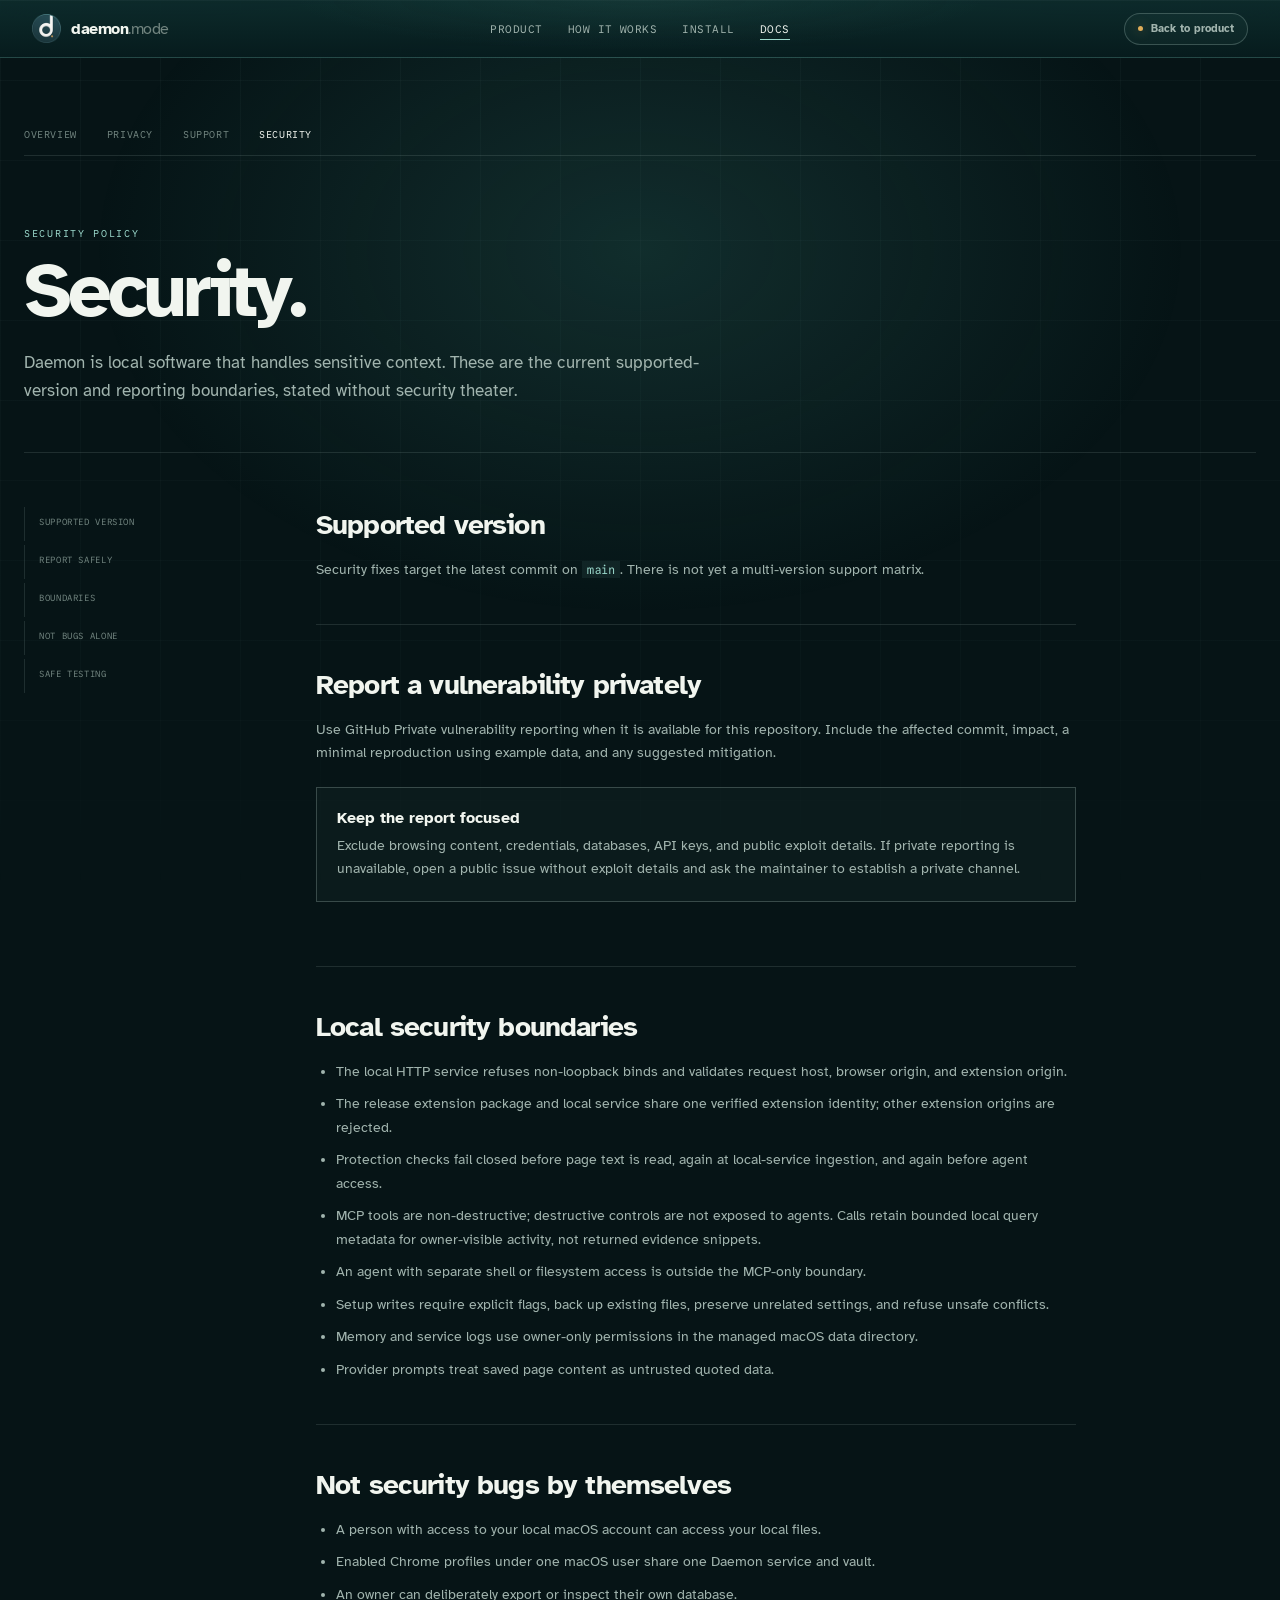
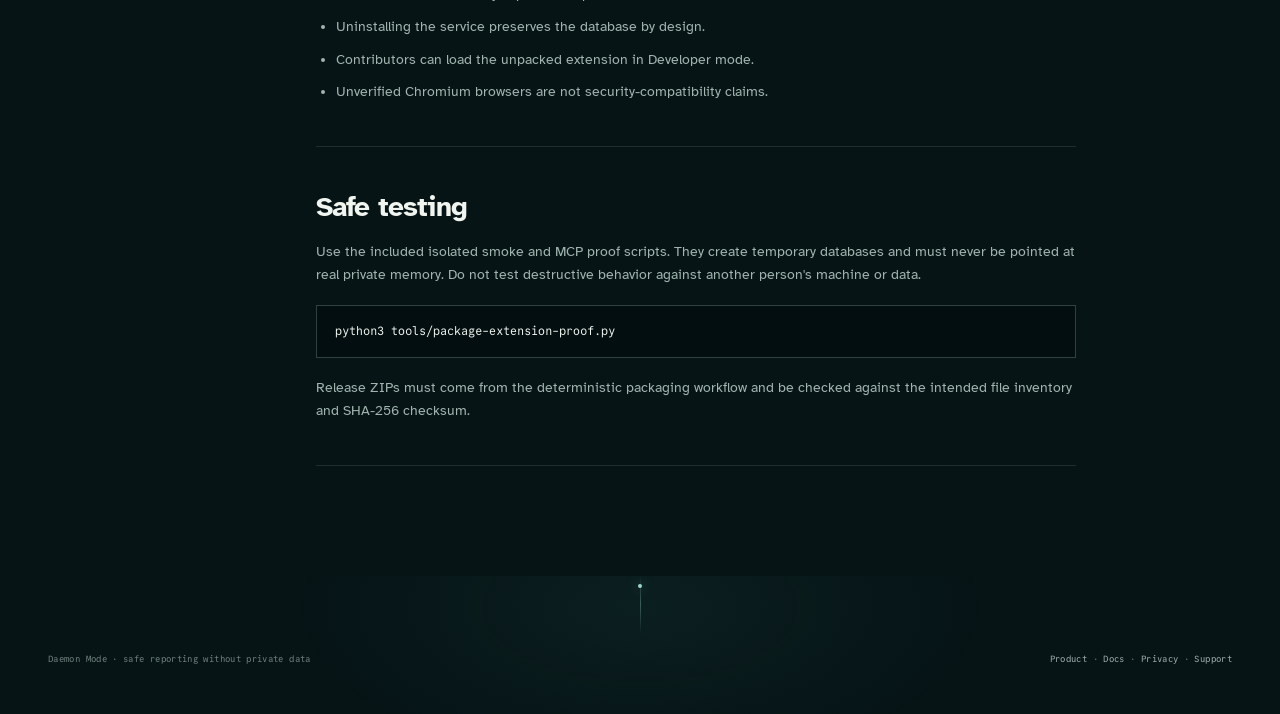
<file: site/security/index.html>
<!doctype html>
<html lang="en">
<head>
  <meta charset="utf-8"><meta name="viewport" content="width=device-width, initial-scale=1">
  <title>Security — Daemon Mode</title><meta name="description" content="Supported versions, security boundaries, safe testing, and vulnerability reporting for Daemon Mode.">
  <meta name="color-scheme" content="dark"><meta name="theme-color" content="#061416">
  <meta property="og:type" content="website"><meta property="og:title" content="Security — Daemon Mode">
  <meta property="og:description" content="Supported versions, security boundaries, safe testing, and vulnerability reporting for Daemon Mode.">
  <meta property="og:url" content="https://daemonmode-ai.vercel.app/security/"><meta name="twitter:card" content="summary">
  <link rel="canonical" href="https://daemonmode-ai.vercel.app/security/">
  <link rel="icon" href="../assets/icons/dmn-icon-32.png" type="image/png"><link rel="stylesheet" href="../cohesive.css?v=0.5.10-launch-5"><script src="../file-navigation.js" defer></script>
</head>
<body>
  <a class="skip-link" href="#main">Skip to content</a><div class="page-atmosphere" aria-hidden="true"></div>
  <header class="site-header"><div class="shell header-row">
    <a class="brand" href="../" aria-label="Daemon Mode home"><img src="../assets/icons/dmn-icon-64.png" alt="" width="34" height="34"><span>daemon<span>.mode</span></span></a>
    <nav class="primary-nav" id="primary-nav" aria-label="Primary navigation"><a href="../#product">Product</a><a href="../#how">How it works</a><a href="../#install">Install</a><a href="../docs/" aria-current="page">Docs</a></nav>
    <div class="header-actions"><a class="store-soon" href="../"><i aria-hidden="true"></i> Back to product</a></div><button class="menu-button" type="button" aria-controls="primary-nav" aria-expanded="false">Menu</button>
  </div></header>
  <main class="document-main" id="main"><div class="shell">
    <nav class="docs-tabs" aria-label="Documentation categories"><a href="../docs/">Overview</a><a href="../privacy/">Privacy</a><a href="../support/">Support</a><a href="./" aria-current="page">Security</a></nav>
    <header class="document-hero"><p class="section-kicker">Security policy</p><h1>Security.</h1><p>Daemon is local software that handles sensitive context. These are the current supported-version and reporting boundaries, stated without security theater.</p></header>
    <div class="document-grid">
      <nav class="document-nav" aria-label="Security sections"><a href="#versions">Supported version</a><a href="#report">Report safely</a><a href="#boundaries">Boundaries</a><a href="#not-bugs">Not bugs alone</a><a href="#testing">Safe testing</a></nav>
      <article class="document-content">
        <section id="versions"><h2>Supported version</h2><p>Security fixes target the latest commit on <code>main</code>. There is not yet a multi-version support matrix.</p></section>
        <section id="report"><h2>Report a vulnerability privately</h2><p>Use GitHub Private vulnerability reporting when it is available for this repository. Include the affected commit, impact, a minimal reproduction using example data, and any suggested mitigation.</p><div class="document-callout"><strong>Keep the report focused</strong><p>Exclude browsing content, credentials, databases, API keys, and public exploit details. If private reporting is unavailable, open a public issue without exploit details and ask the maintainer to establish a private channel.</p></div></section>
        <section id="boundaries"><h2>Local security boundaries</h2><ul><li>The local HTTP service refuses non-loopback binds and validates request host, browser origin, and extension origin.</li><li>The release extension package and local service share one verified extension identity; other extension origins are rejected.</li><li>Protection checks fail closed before page text is read, again at local-service ingestion, and again before agent access.</li><li>MCP tools are non-destructive; destructive controls are not exposed to agents. Calls retain bounded local query metadata for owner-visible activity, not returned evidence snippets.</li><li>An agent with separate shell or filesystem access is outside the MCP-only boundary.</li><li>Setup writes require explicit flags, back up existing files, preserve unrelated settings, and refuse unsafe conflicts.</li><li>Memory and service logs use owner-only permissions in the managed macOS data directory.</li><li>Provider prompts treat saved page content as untrusted quoted data.</li></ul></section>
        <section id="not-bugs"><h2>Not security bugs by themselves</h2><ul><li>A person with access to your local macOS account can access your local files.</li><li>Enabled Chrome profiles under one macOS user share one Daemon service and vault.</li><li>An owner can deliberately export or inspect their own database.</li><li>Uninstalling the service preserves the database by design.</li><li>Contributors can load the unpacked extension in Developer mode.</li><li>Unverified Chromium browsers are not security-compatibility claims.</li></ul></section>
        <section id="testing"><h2>Safe testing</h2><p>Use the included isolated smoke and MCP proof scripts. They create temporary databases and must never be pointed at real private memory. Do not test destructive behavior against another person's machine or data.</p><pre><code>python3 tools/package-extension-proof.py</code></pre><p>Release ZIPs must come from the deterministic packaging workflow and be checked against the intended file inventory and SHA-256 checksum.</p></section>
      </article>
    </div>
  </div></main>
  <footer class="site-footer"><div class="shell footer-bottom"><p>Daemon Mode · safe reporting without private data</p><p><a href="../">Product</a> · <a href="../docs/">Docs</a> · <a href="../privacy/">Privacy</a> · <a href="../support/">Support</a></p></div></footer>
  <script>(function(){var b=document.querySelector('.menu-button'),n=document.getElementById('primary-nav');b.addEventListener('click',function(){var o=b.getAttribute('aria-expanded')!=='true';b.setAttribute('aria-expanded',o?'true':'false');b.textContent=o?'Close':'Menu';n.classList.toggle('is-open',o)});document.addEventListener('keydown',function(e){if(e.key==='Escape'){b.setAttribute('aria-expanded','false');b.textContent='Menu';n.classList.remove('is-open')}})})();</script>
</body>
</html>
</file>
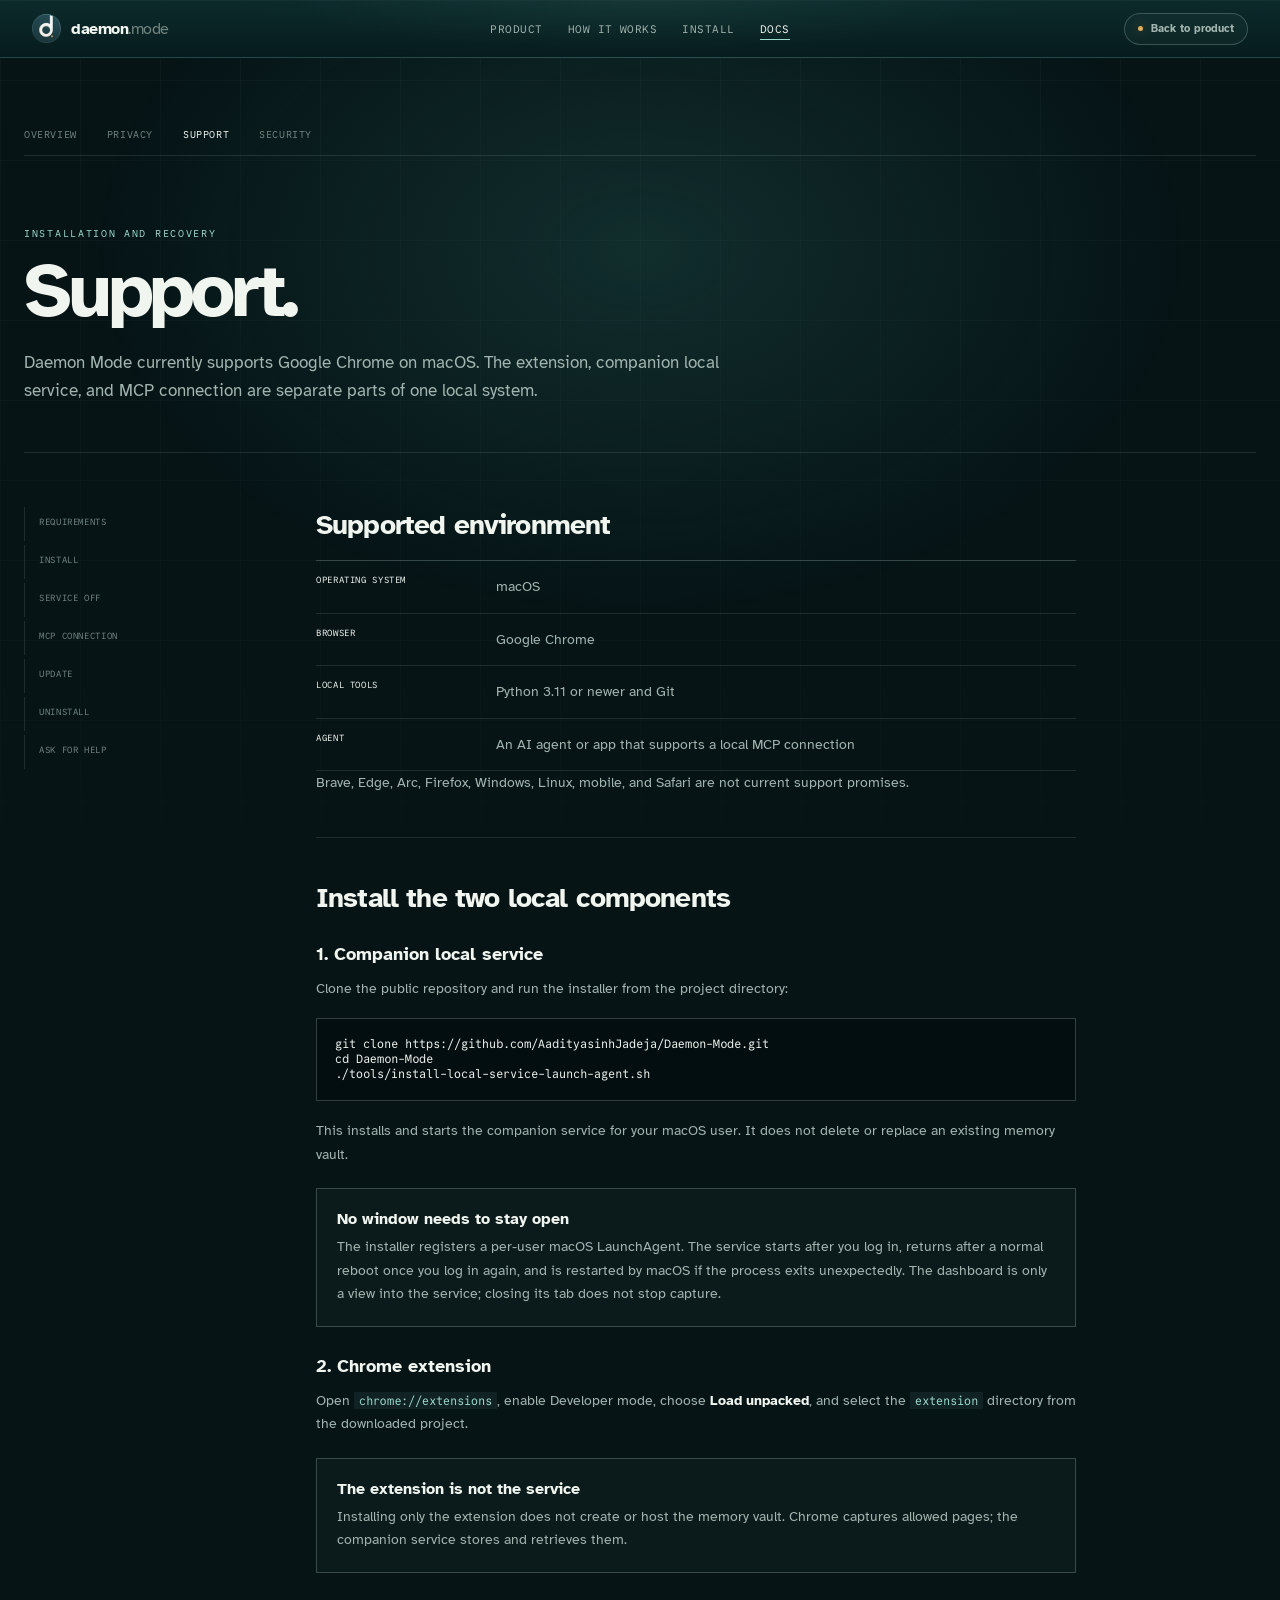
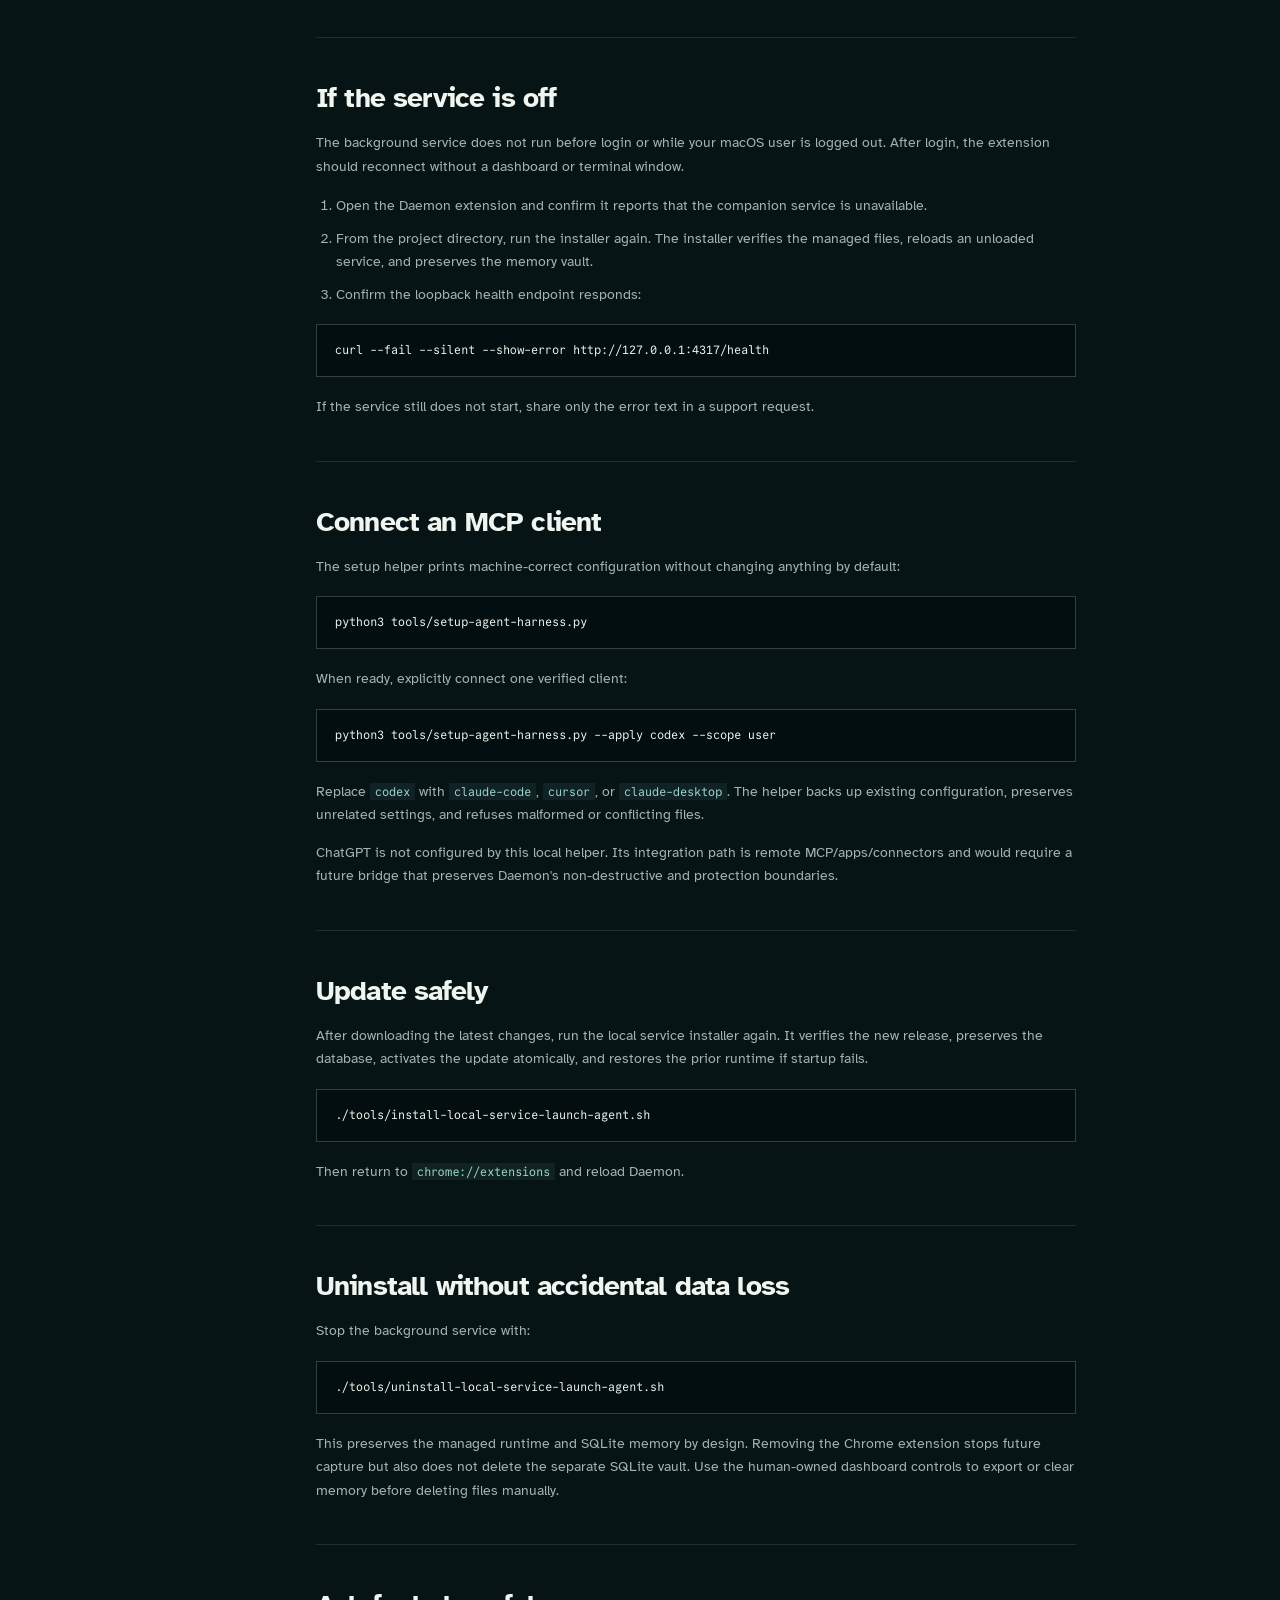
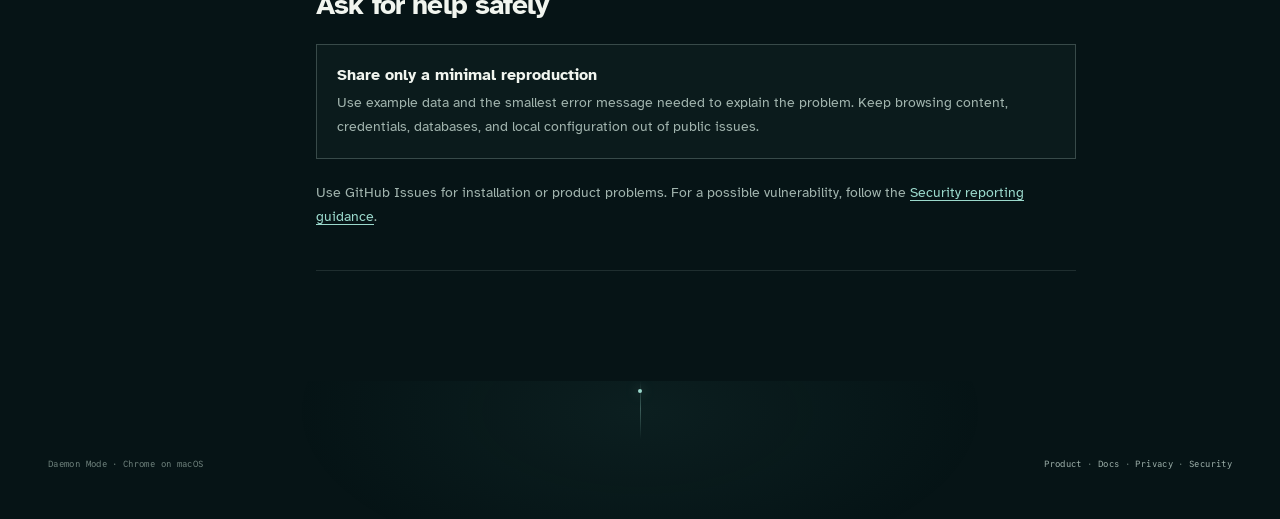
<file: site/support/index.html>
<!doctype html>
<html lang="en">
<head>
  <meta charset="utf-8"><meta name="viewport" content="width=device-width, initial-scale=1">
  <title>Support — Daemon Mode</title><meta name="description" content="Installation, service recovery, MCP connection, updates, and uninstall guidance for Daemon Mode on macOS.">
  <meta name="color-scheme" content="dark"><meta name="theme-color" content="#061416">
  <meta property="og:type" content="website"><meta property="og:title" content="Support — Daemon Mode">
  <meta property="og:description" content="Installation, service recovery, MCP connection, updates, and uninstall guidance for Daemon Mode on macOS.">
  <meta property="og:url" content="https://daemonmode-ai.vercel.app/support/"><meta name="twitter:card" content="summary">
  <link rel="canonical" href="https://daemonmode-ai.vercel.app/support/">
  <link rel="icon" href="../assets/icons/dmn-icon-32.png" type="image/png"><link rel="stylesheet" href="../cohesive.css?v=0.5.10-launch-5"><script src="../file-navigation.js" defer></script>
</head>
<body>
  <a class="skip-link" href="#main">Skip to content</a><div class="page-atmosphere" aria-hidden="true"></div>
  <header class="site-header"><div class="shell header-row">
    <a class="brand" href="../" aria-label="Daemon Mode home"><img src="../assets/icons/dmn-icon-64.png" alt="" width="34" height="34"><span>daemon<span>.mode</span></span></a>
    <nav class="primary-nav" id="primary-nav" aria-label="Primary navigation"><a href="../#product">Product</a><a href="../#how">How it works</a><a href="../#install">Install</a><a href="../docs/" aria-current="page">Docs</a></nav>
    <div class="header-actions"><a class="store-soon" href="../"><i aria-hidden="true"></i> Back to product</a></div><button class="menu-button" type="button" aria-controls="primary-nav" aria-expanded="false">Menu</button>
  </div></header>

  <main class="document-main" id="main"><div class="shell">
    <nav class="docs-tabs" aria-label="Documentation categories"><a href="../docs/">Overview</a><a href="../privacy/">Privacy</a><a href="./" aria-current="page">Support</a><a href="../security/">Security</a></nav>
    <header class="document-hero"><p class="section-kicker">Installation and recovery</p><h1>Support.</h1><p>Daemon Mode currently supports Google Chrome on macOS. The extension, companion local service, and MCP connection are separate parts of one local system.</p></header>
    <div class="document-grid">
      <nav class="document-nav" aria-label="Support sections"><a href="#requirements">Requirements</a><a href="#install">Install</a><a href="#service">Service off</a><a href="#mcp">MCP connection</a><a href="#update">Update</a><a href="#uninstall">Uninstall</a><a href="#request">Ask for help</a></nav>
      <article class="document-content">
        <section id="requirements">
          <h2>Supported environment</h2>
          <dl class="document-table"><div><dt>Operating system</dt><dd>macOS</dd></div><div><dt>Browser</dt><dd>Google Chrome</dd></div><div><dt>Local tools</dt><dd>Python 3.11 or newer and Git</dd></div><div><dt>Agent</dt><dd>An AI agent or app that supports a local MCP connection</dd></div></dl>
          <p>Brave, Edge, Arc, Firefox, Windows, Linux, mobile, and Safari are not current support promises.</p>
        </section>
        <section id="install">
          <h2>Install the two local components</h2>
          <h3>1. Companion local service</h3><p>Clone the public repository and run the installer from the project directory:</p><pre><code>git clone https://github.com/AadityasinhJadeja/Daemon-Mode.git
cd Daemon-Mode
./tools/install-local-service-launch-agent.sh</code></pre><p>This installs and starts the companion service for your macOS user. It does not delete or replace an existing memory vault.</p><div class="document-callout"><strong>No window needs to stay open</strong><p>The installer registers a per-user macOS LaunchAgent. The service starts after you log in, returns after a normal reboot once you log in again, and is restarted by macOS if the process exits unexpectedly. The dashboard is only a view into the service; closing its tab does not stop capture.</p></div>
          <h3>2. Chrome extension</h3><p>Open <code>chrome://extensions</code>, enable Developer mode, choose <strong>Load unpacked</strong>, and select the <code>extension</code> directory from the downloaded project.</p>
          <div class="document-callout"><strong>The extension is not the service</strong><p>Installing only the extension does not create or host the memory vault. Chrome captures allowed pages; the companion service stores and retrieves them.</p></div>
        </section>
        <section id="service">
          <h2>If the service is off</h2>
          <p>The background service does not run before login or while your macOS user is logged out. After login, the extension should reconnect without a dashboard or terminal window.</p><ol><li>Open the Daemon extension and confirm it reports that the companion service is unavailable.</li><li>From the project directory, run the installer again. The installer verifies the managed files, reloads an unloaded service, and preserves the memory vault.</li><li>Confirm the loopback health endpoint responds:</li></ol><pre><code>curl --fail --silent --show-error http://127.0.0.1:4317/health</code></pre><p>If the service still does not start, share only the error text in a support request.</p>
        </section>
        <section id="mcp">
          <h2>Connect an MCP client</h2><p>The setup helper prints machine-correct configuration without changing anything by default:</p><pre><code>python3 tools/setup-agent-harness.py</code></pre><p>When ready, explicitly connect one verified client:</p><pre><code>python3 tools/setup-agent-harness.py --apply codex --scope user</code></pre><p>Replace <code>codex</code> with <code>claude-code</code>, <code>cursor</code>, or <code>claude-desktop</code>. The helper backs up existing configuration, preserves unrelated settings, and refuses malformed or conflicting files.</p><p>ChatGPT is not configured by this local helper. Its integration path is remote MCP/apps/connectors and would require a future bridge that preserves Daemon's non-destructive and protection boundaries.</p>
        </section>
        <section id="update">
          <h2>Update safely</h2><p>After downloading the latest changes, run the local service installer again. It verifies the new release, preserves the database, activates the update atomically, and restores the prior runtime if startup fails.</p><pre><code>./tools/install-local-service-launch-agent.sh</code></pre><p>Then return to <code>chrome://extensions</code> and reload Daemon.</p>
        </section>
        <section id="uninstall">
          <h2>Uninstall without accidental data loss</h2><p>Stop the background service with:</p><pre><code>./tools/uninstall-local-service-launch-agent.sh</code></pre><p>This preserves the managed runtime and SQLite memory by design. Removing the Chrome extension stops future capture but also does not delete the separate SQLite vault. Use the human-owned dashboard controls to export or clear memory before deleting files manually.</p>
        </section>
        <section id="request">
          <h2>Ask for help safely</h2><div class="document-callout"><strong>Share only a minimal reproduction</strong><p>Use example data and the smallest error message needed to explain the problem. Keep browsing content, credentials, databases, and local configuration out of public issues.</p></div><p>Use GitHub Issues for installation or product problems. For a possible vulnerability, follow the <a href="../security/">Security reporting guidance</a>.</p>
        </section>
      </article>
    </div>
  </div></main>
  <footer class="site-footer"><div class="shell footer-bottom"><p>Daemon Mode · Chrome on macOS</p><p><a href="../">Product</a> · <a href="../docs/">Docs</a> · <a href="../privacy/">Privacy</a> · <a href="../security/">Security</a></p></div></footer>
  <script>(function(){var b=document.querySelector('.menu-button'),n=document.getElementById('primary-nav');b.addEventListener('click',function(){var o=b.getAttribute('aria-expanded')!=='true';b.setAttribute('aria-expanded',o?'true':'false');b.textContent=o?'Close':'Menu';n.classList.toggle('is-open',o)});document.addEventListener('keydown',function(e){if(e.key==='Escape'){b.setAttribute('aria-expanded','false');b.textContent='Menu';n.classList.remove('is-open')}})})();</script>
</body>
</html>
</file>
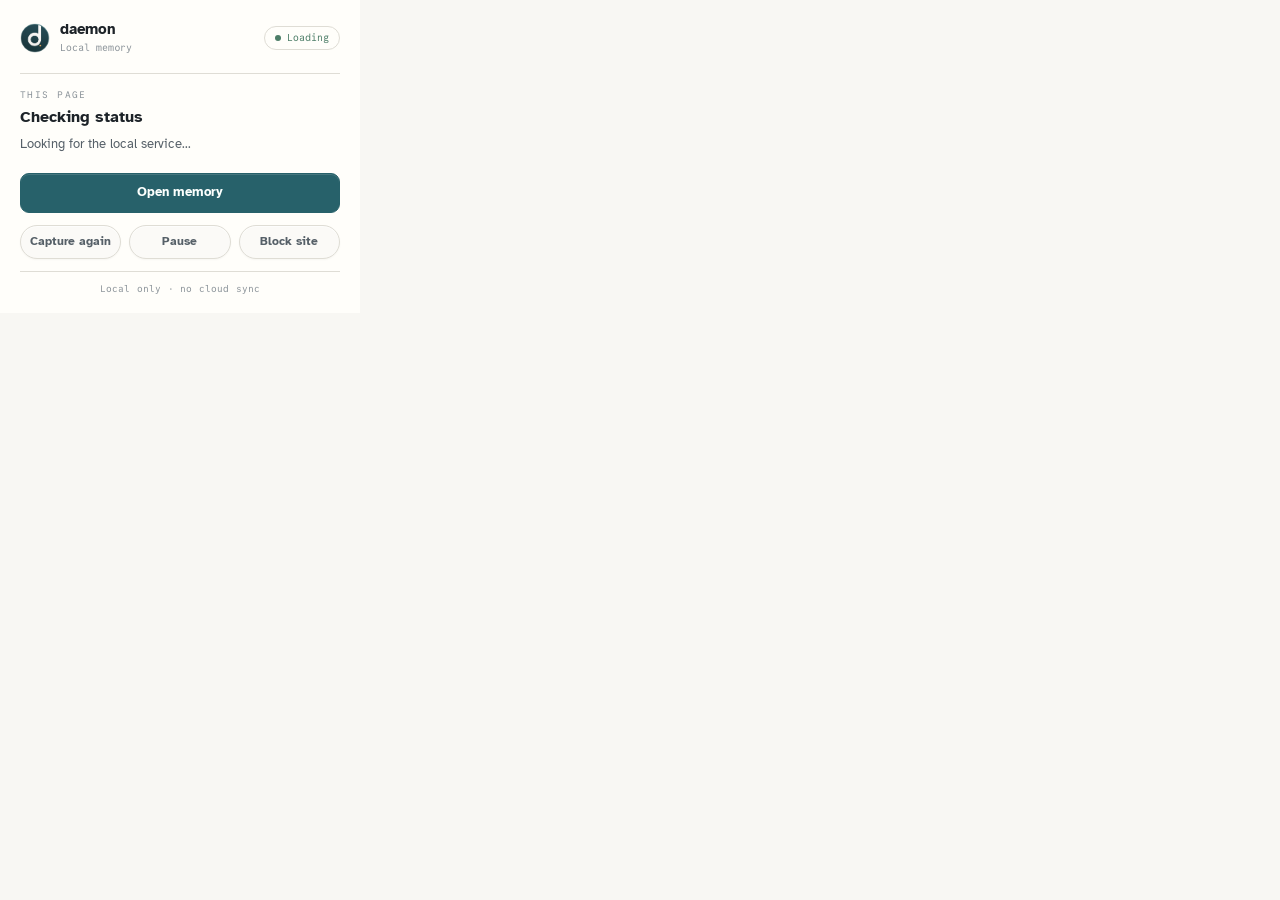
<file: extension/popup/popup.html>
<!doctype html>
<html lang="en">
  <head>
    <meta charset="utf-8">
    <meta name="viewport" content="width=device-width, initial-scale=1">
    <title>Daemon Mode</title>
    <link rel="icon" href="../assets/icons/dmn-icon-32.png" type="image/png">
    <link rel="stylesheet" href="popup.css">
  </head>
  <body>
    <main class="popup-shell">
      <header class="header">
        <div class="brand-lockup">
          <img class="brand-mark" src="../assets/brand/dmn-mark.png" alt="" aria-hidden="true">
          <div>
            <h1>daemon</h1>
            <p id="endpoint">Local memory</p>
          </div>
        </div>
        <span id="status-pill" class="status-pill">Loading</span>
      </header>

      <section id="today-line" class="today-line" hidden>
        <p id="today-line-text"></p>
      </section>

      <section id="consent-disclosure" class="consent-disclosure" hidden>
        <p class="label">Before you start</p>
        <p>Daemon can access the URL, page title, capture time, and readable page text on allowed sites. It saves them to local SQLite on this Mac so connected agents can retrieve cited evidence without changing your memory.</p>
        <p>Protection and your blocks are checked before text is read. There is no Daemon account, analytics, or cloud sync. Chrome profiles enabled under the same macOS user share this local vault.</p>
      </section>

      <section class="page-card">
        <p class="label">This page</p>
        <h2 id="page-title" class="page-title">Checking status</h2>
        <p id="page-message" class="event-message">Looking for the local service...</p>
        <p id="page-detail" class="event-detail"></p>
      </section>

      <section id="latest-activity" class="event" hidden>
        <p class="label">Recent</p>
        <p id="event-message" class="event-message">No activity yet.</p>
        <p id="event-detail" class="event-detail"></p>
        <button id="more-activity" class="activity-toggle" type="button" hidden>
          <span class="origin-label">More activity</span>
        </button>
        <div id="activity-list" class="activity-list" hidden></div>
      </section>

      <div class="actions">
        <button id="open-memory" class="primary origin-action" data-origin-button type="button">
          <span class="origin-label">Open memory</span>
        </button>
        <div class="secondary-actions">
          <button id="capture-again" class="secondary origin-action" data-origin-button type="button">
            <span class="origin-label">Capture again</span>
          </button>
          <button id="pause-toggle" class="secondary origin-action" data-origin-button type="button">
            <span class="origin-label">Pause</span>
          </button>
          <button id="block-site" class="secondary origin-action" data-origin-button type="button">
            <span class="origin-label">Block site</span>
          </button>
        </div>
      </div>

      <footer id="trust-footer" class="trust-footer">Local only · no cloud sync</footer>
    </main>
    <script src="popup.js"></script>
  </body>
</html>
</file>
<file: site/cohesive.css>
@font-face { font-family: "Atkinson"; src: url("./assets/fonts/atkinson-hyperlegible-latin-400-normal.woff2") format("woff2"); font-style: normal; font-weight: 400; font-display: swap; }
@font-face { font-family: "Atkinson"; src: url("./assets/fonts/atkinson-hyperlegible-latin-700-normal.woff2") format("woff2"); font-style: normal; font-weight: 700; font-display: swap; }
@font-face { font-family: "Commit Mono"; src: url("./assets/fonts/commit-mono-latin-400-normal.woff2") format("woff2"); font-style: normal; font-weight: 400; font-display: swap; }
@font-face { font-family: "Literata"; src: url("./assets/fonts/literata-latin-400-italic.woff2") format("woff2"); font-style: italic; font-weight: 400; font-display: swap; }

:root {
  --bg: #061416;
  --bg-deep: #02090b;
  --panel: #091c1f;
  --panel-soft: rgba(11, 34, 37, .72);
  --ink: #f1f5ef;
  --muted: #a1b4ae;
  --dim: #71847f;
  --teal: #9bd9cc;
  --teal-strong: #75c9b7;
  --amber: #e0ad59;
  --rule: rgba(196, 225, 217, .13);
  --rule-strong: rgba(196, 225, 217, .24);
  --mono: "Commit Mono", ui-monospace, monospace;
  --sans: "Atkinson", sans-serif;
  --serif: "Literata", serif;
  --ease: cubic-bezier(.22, 1, .36, 1);
  --shell: 1240px;
  --radius-card: 20px;
  --radius-large: 26px;
  --surface-edge: rgba(196, 225, 217, .18);
  --surface-glow: 0 30px 80px -58px rgba(117, 201, 183, .45);
}

*, *::before, *::after { box-sizing: border-box; }
html { background: var(--bg-deep); scroll-behavior: smooth; scrollbar-width: none; }
html::-webkit-scrollbar, body::-webkit-scrollbar { display: none; }
body { background: var(--bg); color: var(--ink); font-family: var(--sans); margin: 0; min-width: 320px; overflow-x: hidden; }
body::before {
  background-image: linear-gradient(rgba(180, 218, 208, .035) 1px, transparent 1px), linear-gradient(90deg, rgba(180, 218, 208, .035) 1px, transparent 1px);
  background-size: 80px 80px;
  content: "";
  inset: 0;
  mask-image: linear-gradient(to bottom, #000 0%, rgba(0,0,0,.7) 72%, transparent 100%);
  pointer-events: none;
  position: fixed;
  z-index: 0;
}
a { color: inherit; text-decoration: none; }
button { color: inherit; font: inherit; }
img { display: block; height: auto; max-width: 100%; }
p, h1, h2, h3, ul, ol, dl, dd { margin: 0; }
ul, ol { padding: 0; }
code { font-family: var(--mono); }
main, .site-header, .site-footer { position: relative; z-index: 1; }
.shell { margin-inline: auto; width: min(var(--shell), calc(100% - 48px)); }
.skip-link { background: var(--ink); color: var(--bg); left: 16px; padding: 10px 14px; position: fixed; top: -100px; z-index: 1000; }
.skip-link:focus { top: 16px; }
.visually-hidden { height: 1px; margin: -1px; overflow: hidden; padding: 0; position: absolute; width: 1px; clip: rect(0 0 0 0); clip-path: inset(50%); white-space: nowrap; }
.page-atmosphere {
  animation: atmosphere-drift 18s ease-in-out infinite alternate;
  background: radial-gradient(780px 520px at 50% 250px, rgba(64, 148, 137, .2), transparent 70%), radial-gradient(600px 420px at 88% 1380px, rgba(193, 144, 65, .08), transparent 68%);
  inset: 0;
  pointer-events: none;
  position: fixed;
  z-index: 0;
}

.site-header { background: radial-gradient(480px 70px at 50% 0%, rgba(69, 135, 125, .12), transparent 72%), linear-gradient(180deg, rgba(13, 44, 44, .96), rgba(7, 28, 30, .93)); border-bottom: 1px solid rgba(155, 217, 204, .17); box-shadow: inset 0 1px rgba(255, 255, 255, .03), 0 14px 40px -36px rgba(0, 0, 0, .9); height: 58px; position: sticky; top: 0; z-index: 100; -webkit-backdrop-filter: blur(24px) saturate(125%); backdrop-filter: blur(24px) saturate(125%); }
.site-header .shell { max-width: 1600px; width: calc(100% - 64px); }
.header-row { align-items: center; display: grid; gap: 24px; grid-template-columns: 1fr auto 1fr; height: 100%; }
.brand { align-items: center; display: inline-flex; gap: 10px; justify-self: start; }
.brand img { height: 29px; width: 29px; }
.brand > span { font-size: 16px; font-weight: 700; letter-spacing: -.03em; }
.brand > span > span { color: var(--dim); font-weight: 400; }
.primary-nav { align-items: center; display: flex; gap: 25px; }
.primary-nav a { color: var(--muted); font-family: var(--mono); font-size: 11px; letter-spacing: .045em; padding: 8px 0; position: relative; text-transform: uppercase; }
.primary-nav a::after { background: var(--teal); bottom: 3px; content: ""; height: 1px; left: 0; position: absolute; transform: scaleX(0); transform-origin: right; transition: transform 200ms var(--ease); width: 100%; }
.primary-nav a:hover { color: var(--ink); }
.primary-nav a:hover::after { transform: scaleX(1); transform-origin: left; }
.primary-nav a[aria-current="page"], .primary-nav a[aria-current="location"] { color: var(--ink); }
.primary-nav a[aria-current="page"]::after, .primary-nav a[aria-current="location"]::after { transform: scaleX(1); }
.header-actions { align-items: center; display: flex; gap: 14px; justify-self: end; }
.github-link { align-items: center; color: var(--muted); display: inline-flex; font-family: var(--mono); font-size: 11px; gap: 7px; letter-spacing: .02em; }
.github-link:hover { color: var(--ink); }
.github-link img { height: 16px; opacity: .88; width: 16px; }
.store-soon { align-items: center; background: rgba(155, 217, 204, .04); border: 1px solid var(--rule-strong); border-radius: 999px; color: var(--muted); display: inline-flex; font-size: 11px; font-weight: 700; gap: 8px; min-height: 32px; padding: 0 13px; }
.store-soon i, .footer-status i { background: var(--amber); border-radius: 50%; box-shadow: 0 0 12px rgba(224, 173, 89, .48); height: 5px; width: 5px; }
.menu-button { background: transparent; border: 1px solid var(--rule-strong); border-radius: 6px; display: none; min-height: 38px; padding: 0 12px; }

.hero { align-items: center; display: grid; min-height: 500px; overflow: hidden; padding: 42px 0 50px; position: relative; }
.hero::after { display: none; }
.hero-copy { align-items: center; display: flex; flex-direction: column; position: relative; text-align: center; z-index: 2; }
.eyebrow, .section-kicker { color: var(--teal); font-family: var(--mono); font-size: 10px; letter-spacing: .17em; text-transform: uppercase; }
.eyebrow { align-items: center; display: flex; gap: 10px; margin-bottom: 26px; }
.eyebrow span { background: var(--amber); border-radius: 50%; box-shadow: 0 0 16px rgba(224, 173, 89, .5); height: 5px; width: 5px; }
.hero h1 { font-size: clamp(48px, 5.15vw, 72px); letter-spacing: -.055em; line-height: .98; max-width: 1040px; text-wrap: balance; }
.hero h1 em { color: var(--teal); font-family: var(--serif); font-weight: 400; }
.hero-lede { color: var(--muted); font-size: 17px; line-height: 1.58; margin-top: 22px; max-width: 760px; }
.hero-actions { display: flex; gap: 8px; margin-top: 28px; }
.button { align-items: center; border: 1px solid var(--rule-strong); border-radius: 999px; display: inline-flex; font-size: 13px; font-weight: 700; min-height: 42px; padding: 0 16px; transition: background 180ms ease, border-color 180ms ease, color 180ms ease, transform 180ms var(--ease); }
.button:hover { border-color: rgba(196,225,217,.44); transform: translateY(-2px); }
.button--primary { background: var(--ink); border-color: var(--ink); color: var(--bg); }
.button--secondary { background: rgba(6, 20, 22, .36); color: var(--ink); }
.button.origin-action { --origin-fill: var(--teal); --origin-scale: 0; --origin-size: 0px; --origin-x: 50%; --origin-y: 50%; isolation: isolate; overflow: hidden; position: relative; transition: border-color 220ms ease, color 300ms cubic-bezier(.16, 1, .3, 1), transform 140ms ease; }
.button.origin-action::before { background: var(--origin-fill); border-radius: 999px; content: ""; height: var(--origin-size); left: var(--origin-x); pointer-events: none; position: absolute; top: var(--origin-y); transform: translate(-50%, -50%) scale(var(--origin-scale)); transition: transform 500ms cubic-bezier(.16, 1, .3, 1); width: var(--origin-size); z-index: 0; }
.button.origin-action .origin-label { align-items: center; display: inline-flex; gap: 10px; justify-content: center; position: relative; z-index: 1; }
.button-arrow { display: inline-block; font-family: var(--mono); font-size: 14px; font-weight: 500; line-height: 1; opacity: .72; transition: opacity 220ms ease, transform 300ms cubic-bezier(.16, 1, .3, 1); }
.button.origin-action:hover .button-arrow, .button.origin-action:focus-visible .button-arrow { opacity: 1; transform: translateY(2px); }
.button.origin-action[data-origin-active="true"] { --origin-scale: 1; border-color: var(--origin-fill); color: var(--bg-deep); }
.button.origin-action[data-origin-pressed="true"] { transform: scale(.985); }
.button--primary.origin-action { --origin-fill: var(--teal); }
.button--secondary.origin-action { --origin-fill: var(--teal-strong); }
.hero-facts { align-items: center; color: var(--dim); display: flex; flex-wrap: wrap; font-family: var(--mono); font-size: 9px; gap: 20px; justify-content: center; letter-spacing: .08em; list-style: none; margin-top: 24px; text-transform: uppercase; }
.hero-facts li { align-items: center; display: flex; gap: 20px; }
.hero-facts li:not(:last-child)::after { background: var(--teal); border-radius: 50%; content: ""; height: 3px; opacity: .5; width: 3px; }

.hero-art { height: 470px; left: 50%; pointer-events: none; position: absolute; top: 50%; transform: translate(-50%, -50%); width: 470px; z-index: 0; }
.hero-art::before { background: radial-gradient(circle, rgba(100, 197, 179, .22), rgba(65, 131, 122, .05) 42%, transparent 68%); content: ""; inset: -80px; position: absolute; }
.hero-art__ring { border: 1px solid rgba(155, 217, 204, .09); border-radius: 50%; left: 50%; position: absolute; top: 50%; transform: translate(-50%, -50%); }
.hero-art__ring::before { background: var(--teal); border-radius: 50%; box-shadow: 0 0 16px rgba(155, 217, 204, .6); content: ""; height: 4px; left: 50%; position: absolute; top: -2px; width: 4px; }
.hero-art__ring--outer { animation: rotate-ring 32s linear infinite; height: 460px; width: 460px; }
.hero-art__ring--middle { animation: rotate-ring-reverse 24s linear infinite; border-style: dashed; height: 364px; width: 364px; }
.hero-art__ring--inner { animation: rotate-ring 18s linear infinite; height: 276px; width: 276px; }
.hero-art__label { color: rgba(155, 217, 204, .27); font-family: var(--mono); font-size: 8px; letter-spacing: .14em; position: absolute; text-transform: uppercase; white-space: nowrap; }
.hero-art__label--one { left: -38px; top: 42%; transform: rotate(-90deg); }
.hero-art__label--two { bottom: 10px; left: 50%; transform: translateX(-50%); }
.hero-art__label--three { right: -24px; top: 44%; transform: rotate(90deg); }
@keyframes rotate-ring { to { transform: translate(-50%, -50%) rotate(360deg); } }
@keyframes rotate-ring-reverse { to { transform: translate(-50%, -50%) rotate(-360deg); } }

section:not(.hero) { border-bottom: 1px solid var(--rule); }
.section-heading { margin-bottom: 44px; max-width: 800px; }
.section-heading--split { align-items: end; display: grid; gap: 48px; grid-template-columns: minmax(0, 1.2fr) minmax(300px, .72fr); max-width: none; }
.section-heading--center { margin-inline: auto; text-align: center; }
.section-kicker { margin-bottom: 14px; }
.section-heading h2, .expectations-grid h2 { font-size: clamp(36px, 4.1vw, 58px); letter-spacing: -.045em; line-height: 1; text-wrap: balance; }
.section-heading > p:last-child, .section-heading--split > p, .expectations-lede { color: var(--muted); font-size: 15px; line-height: 1.62; }

.quick-start { padding: 46px 0 58px; }
.quick-start-shell { max-width: 920px; }
.quick-start-intro { align-items: center; display: flex; flex-direction: column; margin: 0 auto 20px; text-align: center; }
.quick-start-intro .section-kicker { margin-bottom: 9px; }
.quick-start-intro h2 { font-size: 30px; letter-spacing: -.035em; line-height: 1.05; }
.quick-start-intro > p:last-child { color: var(--dim); font-size: 12px; margin-top: 8px; }
.install-console { background: linear-gradient(145deg, rgba(11, 33, 35, .9), rgba(4, 16, 18, .86)); border: 1px solid var(--surface-edge); border-radius: 18px; box-shadow: inset 0 1px rgba(255, 255, 255, .025), var(--surface-glow); overflow: hidden; }
.install-console__tabs { --tab-indicator-width: 0px; --tab-indicator-x: 0px; align-items: center; border-bottom: 1px solid var(--rule); color: var(--dim); display: flex; font-family: var(--mono); font-size: 12px; gap: 30px; letter-spacing: .025em; min-height: 52px; padding: 0 20px; position: relative; }
.install-console__tabs button { align-items: center; align-self: stretch; background: transparent; border: 0; color: var(--dim); cursor: pointer; display: flex; font: inherit; letter-spacing: inherit; padding: 0; position: relative; text-transform: inherit; }
.install-console__tabs button:hover { color: var(--ink); }
.install-console__tabs .is-active { color: var(--ink); font-weight: 600; }
.install-console__tabs .is-active::after { background: var(--amber); bottom: 0; content: ""; height: 1px; left: 0; position: absolute; right: 0; }
.install-console__tabs.has-tab-indicator .is-active::after { display: none; }
.install-tab-indicator { background: var(--amber); bottom: -1px; box-shadow: 0 0 12px rgba(224, 173, 89, .35); height: 2px; left: 0; pointer-events: none; position: absolute; transform: translateX(var(--tab-indicator-x)); transition: transform 420ms var(--ease), width 420ms var(--ease); width: var(--tab-indicator-width); }
.install-console__tabs b { color: var(--teal); font-size: 10px; font-weight: 400; letter-spacing: .06em; margin-left: auto; text-transform: uppercase; }
.install-console__body { padding: 22px 20px 24px; }
.install-panel { transform-origin: 50% 0; }
.install-panel.is-entering { animation: install-panel-in 360ms var(--ease) both; }
.install-panel[hidden] { display: none; }
.install-note { color: var(--dim); font-family: var(--mono); font-size: 10px; font-style: italic; margin-bottom: 16px; }
.command-row { align-items: center; display: flex; gap: 14px; }
.command-row .prompt { color: var(--amber); font-family: var(--mono); font-size: 17px; }
.command-row code { color: var(--ink); flex: 1; font-size: 14px; min-width: 0; overflow-x: auto; scrollbar-width: none; white-space: nowrap; }
.copy-button { background: rgba(155, 217, 204, .06); border: 1px solid var(--rule); border-radius: 999px; cursor: pointer; font-family: var(--mono); font-size: 10px; min-height: 38px; min-width: 96px; padding: 0 15px; position: relative; text-transform: uppercase; transition: background 220ms ease, border-color 220ms ease, color 220ms ease, transform 140ms ease; }
.copy-button:hover { border-color: var(--rule-strong); transform: translateY(-1px); }
.copy-button:active { transform: scale(.975); }
.copy-button[data-copy-state="success"] { background: rgba(155, 217, 204, .13); border-color: rgba(155, 217, 204, .45); color: var(--teal); }
.copy-button[data-copy-state="failure"] { background: rgba(224, 173, 89, .1); border-color: rgba(224, 173, 89, .38); color: var(--amber); }
.copy-button__status { color: var(--teal); display: block; font-size: 8px; min-height: 10px; position: absolute; right: 8px; top: 2px; }
.install-status-row { align-items: center; display: flex; justify-content: space-between; min-height: 40px; }
.install-status-row strong { font-size: 16px; }
.install-status-row > a { color: var(--teal); font-family: var(--mono); font-size: 10px; text-transform: uppercase; }
.install-status-row > a:hover { color: var(--ink); }
@keyframes install-panel-in { from { opacity: 0; transform: translateY(8px); } to { opacity: 1; transform: translateY(0); } }

.product-section { padding: 64px 0 72px; }
.section-heading--center > p:last-child { margin: 18px auto 0; max-width: 620px; }
.evidence-proof { margin: 0 0 58px; }
.evidence-proof__topline { align-items: center; color: var(--dim); display: flex; font-family: var(--mono); font-size: 9px; justify-content: space-between; letter-spacing: .07em; margin-bottom: 12px; padding: 0 4px; text-transform: uppercase; }
.evidence-proof__topline figcaption { align-items: center; color: var(--teal); display: flex; gap: 9px; }
.evidence-proof__topline figcaption i { background: var(--teal); border-radius: 50%; box-shadow: 0 0 0 5px rgba(155, 217, 204, .05), 0 0 14px rgba(155, 217, 204, .45); height: 5px; width: 5px; }
.evidence-proof__instrument { background: linear-gradient(135deg, rgba(12, 37, 39, .82), rgba(4, 16, 18, .91)); border: 1px solid var(--surface-edge); border-radius: 22px; box-shadow: inset 0 1px rgba(255, 255, 255, .025), 0 38px 90px -68px rgba(117, 201, 183, .62); display: grid; grid-template-columns: minmax(0, .9fr) 62px minmax(0, 1fr) 62px minmax(0, 1.1fr); min-height: 292px; overflow: hidden; position: relative; }
.evidence-proof__instrument::before { background: radial-gradient(circle, rgba(155, 217, 204, .16), transparent 68%); content: ""; height: 320px; left: 54%; pointer-events: none; position: absolute; top: -210px; transform: translateX(-50%); width: 560px; }
.evidence-proof article { min-width: 0; padding: 30px 28px; position: relative; z-index: 1; }
.proof-label { color: var(--teal); font-family: var(--mono); font-size: 9px; letter-spacing: .12em; margin-bottom: 24px; text-transform: uppercase; }
.proof-query blockquote { color: var(--ink); font-family: var(--serif); font-size: 23px; font-style: italic; line-height: 1.35; margin: 0; max-width: 330px; }
.proof-agent-row { align-items: center; display: flex; flex-wrap: wrap; gap: 8px; margin-top: 32px; }
.proof-agent-row span { align-items: center; color: var(--dim); display: inline-flex; font-family: var(--mono); font-size: 8px; gap: 6px; letter-spacing: .04em; text-transform: uppercase; }
.proof-agent-row span + span::before { background: var(--rule-strong); border-radius: 50%; content: ""; height: 3px; margin-right: 2px; width: 3px; }
.proof-agent-row img { filter: grayscale(1); height: 14px; opacity: .72; width: 14px; }
.proof-transfer { align-items: center; display: flex; justify-content: center; min-width: 0; position: relative; }
.proof-transfer::before { background: linear-gradient(90deg, transparent, rgba(155, 217, 204, .34), transparent); content: ""; height: 1px; left: 4px; position: absolute; right: 4px; }
.proof-transfer span { background: var(--teal); border-radius: 50%; box-shadow: 0 0 12px rgba(155, 217, 204, .75); height: 5px; opacity: .82; position: relative; width: 5px; z-index: 1; }
.proof-transfer--answer span { background: var(--amber); box-shadow: 0 0 12px rgba(224, 173, 89, .72); }
.proof-evidence { border-left: 1px solid rgba(196, 225, 217, .08); border-right: 1px solid rgba(196, 225, 217, .08); }
.proof-evidence > a { align-items: center; border-bottom: 1px solid var(--rule); display: grid; gap: 12px; grid-template-columns: 24px 1fr auto; min-height: 82px; padding: 10px 2px; transition: background 220ms ease, color 220ms ease; }
.proof-evidence > a:first-of-type { border-top: 1px solid var(--rule); }
.proof-evidence > a:hover { background: linear-gradient(90deg, rgba(155, 217, 204, .045), transparent); }
.proof-evidence > a > span { color: var(--amber); font-family: var(--mono); font-size: 9px; }
.proof-evidence strong { display: block; font-size: 13px; }
.proof-evidence small { color: var(--dim); display: block; font-size: 10px; line-height: 1.4; margin-top: 4px; }
.proof-evidence b { color: var(--teal); font-family: var(--mono); font-size: 11px; font-weight: 400; opacity: .55; transition: opacity 180ms ease, transform 220ms var(--ease); }
.proof-evidence > a:hover b { opacity: 1; transform: translate(2px, -2px); }
.proof-answer > p:nth-child(2) { color: var(--ink); font-size: 15px; line-height: 1.62; }
.proof-answer footer { display: flex; flex-wrap: wrap; gap: 7px; margin-top: 30px; }
.proof-answer footer span { border: 1px solid var(--rule); border-radius: 999px; color: var(--dim); font-family: var(--mono); font-size: 8px; letter-spacing: .04em; padding: 6px 9px; text-transform: uppercase; }
.evidence-proof__caption { align-items: center; color: var(--dim); display: flex; font-family: var(--mono); font-size: 9px; gap: 10px; justify-content: center; letter-spacing: .05em; margin-top: 14px; text-transform: uppercase; }
.evidence-proof__caption > span:first-child { align-items: center; color: var(--teal); display: inline-flex; gap: 8px; }
.evidence-proof__caption i { background: var(--teal); border-radius: 50%; height: 4px; width: 4px; }
.motion-ready .evidence-proof [data-proof-step],
.motion-ready .evidence-proof .proof-transfer { opacity: 0; transform: translateY(12px); }
.motion-ready .evidence-proof.is-active [data-proof-step],
.motion-ready .evidence-proof.is-active .proof-transfer { opacity: 1; transform: translateY(0); transition: opacity 520ms var(--ease), transform 620ms var(--ease); }
.motion-ready .evidence-proof.is-active [data-proof-step="1"] { transition-delay: 80ms; }
.motion-ready .evidence-proof.is-active .proof-transfer:not(.proof-transfer--answer) { transition-delay: 340ms; }
.motion-ready .evidence-proof.is-active [data-proof-step="2"] { transition-delay: 500ms; }
.motion-ready .evidence-proof.is-active .proof-transfer--answer { transition-delay: 780ms; }
.motion-ready .evidence-proof.is-active [data-proof-step="3"] { transition-delay: 940ms; }
.motion-ready .evidence-proof.is-active .proof-transfer span { animation: proof-packet 1.05s var(--ease) 420ms both; }
.motion-ready .evidence-proof.is-active .proof-transfer--answer span { animation-delay: 860ms; }
.value-rows { border-top: 1px solid var(--rule-strong); }
.value-rows article { align-items: center; border-bottom: 1px solid var(--rule); display: grid; gap: 36px; grid-template-columns: 120px minmax(280px, 1fr) minmax(300px, .85fr); min-height: 148px; padding: 26px 4px; transition: background 220ms ease; }
.value-rows article:hover { background: linear-gradient(90deg, transparent, rgba(155, 217, 204, .035), transparent); }
.value-rows article > span { color: var(--teal); font-family: var(--mono); font-size: 9px; letter-spacing: .11em; text-transform: uppercase; }
.value-rows h3 { font-size: 21px; letter-spacing: -.025em; }
.value-rows p { color: var(--muted); font-size: 13px; line-height: 1.55; margin-top: 8px; max-width: 540px; }
.value-rows blockquote { color: var(--ink); font-family: var(--serif); font-size: 17px; font-style: italic; line-height: 1.4; margin: 0; }
.value-rows blockquote small { color: var(--dim); display: block; font-family: var(--mono); font-size: 8px; font-style: normal; letter-spacing: .08em; margin-bottom: 8px; text-transform: uppercase; }

.flow-section { padding: 72px 0 68px; }
.memory-flow-wrap { position: relative; }
.memory-flow__path { height: 180px; left: 0; overflow: visible; pointer-events: none; position: absolute; top: 17px; width: 100%; z-index: 0; }
.memory-flow__path-base, .memory-flow__path-signal { fill: none; stroke: url("#memory-path-gradient"); stroke-linecap: round; vector-effect: non-scaling-stroke; }
.memory-flow__path-base { opacity: .5; stroke-width: 1; }
.memory-flow__path-signal { filter: drop-shadow(0 0 5px rgba(155, 217, 204, .55)); stroke-dasharray: 2 16; stroke-width: 2; }
.memory-flow { display: grid; gap: 10px; grid-template-columns: repeat(5, 1fr); list-style: none; position: relative; z-index: 1; }
.memory-flow li { align-items: center; display: flex; flex-direction: column; min-height: 230px; padding: 20px 12px; position: relative; text-align: center; }
.memory-flow li > span { align-self: center; color: var(--dim); font-family: var(--mono); font-size: 9px; margin-bottom: 24px; }
.flow-mark { align-items: center; background: radial-gradient(circle at 35% 30%, rgba(155, 217, 204, .18), rgba(8, 25, 27, .92)); border: 1px solid rgba(155, 217, 204, .23); border-radius: 50%; box-shadow: 0 0 0 10px rgba(155, 217, 204, .025), 0 20px 45px -28px rgba(117, 201, 183, .7); display: flex; height: 72px; justify-content: center; margin: 0 0 20px; width: 72px; }
.flow-mark img { height: 46px; width: 46px; }
.flow-mark--chrome img { height: 48px; width: 48px; }
.memory-flow b { align-items: center; background: rgba(8, 25, 27, .95); border: 1px solid rgba(224, 173, 89, .42); border-radius: 50%; box-shadow: 0 0 0 10px rgba(224, 173, 89, .025), 0 20px 45px -30px rgba(224, 173, 89, .75); color: var(--amber); display: flex; font-family: var(--mono); font-size: 8px; font-weight: 400; height: 72px; justify-content: center; margin: 0 0 20px; width: 72px; }
.agent-cluster { align-items: center; display: flex; height: 72px; justify-content: center; margin: 0 0 20px; min-width: 106px; position: relative; }
.agent-cluster i { align-items: center; background: rgba(8, 25, 27, .98); border: 1px solid rgba(155, 217, 204, .24); border-radius: 50%; box-shadow: 0 14px 30px -20px rgba(0, 0, 0, .9); display: flex; height: 48px; justify-content: center; margin-left: -10px; width: 48px; }
.agent-cluster i:first-child { margin-left: 0; }
.agent-cluster i:nth-child(2) { transform: translateY(-8px); z-index: 2; }
.agent-cluster i:nth-child(3) { z-index: 1; }
.agent-cluster img { height: 22px; max-height: 22px; max-width: 22px; width: 22px; }
.agent-cluster i:nth-child(3) img { height: 20px; width: 18px; }
.memory-flow strong { font-size: 13px; }
.memory-flow small { color: var(--dim); font-size: 10px; line-height: 1.45; margin-top: 5px; }
.trust-ribbon { align-items: stretch; background: linear-gradient(90deg, rgba(155, 217, 204, .045), rgba(155, 217, 204, .018)); border: 1px solid var(--rule); border-radius: 16px; display: grid; grid-template-columns: repeat(3, 1fr) auto; margin-top: 14px; overflow: hidden; }
.trust-ribbon > * { display: flex; flex-direction: column; justify-content: center; min-height: 76px; padding: 16px 20px; }
.trust-ribbon > * + * { border-left: 1px solid var(--rule); }
.trust-ribbon strong { font-size: 13px; }
.trust-ribbon div span { color: var(--dim); font-size: 10px; margin-top: 4px; }
.trust-ribbon a { color: var(--teal); font-family: var(--mono); font-size: 10px; gap: 6px; letter-spacing: .04em; min-width: 138px; text-transform: uppercase; transition: background 180ms ease, color 180ms ease; }
.trust-ribbon a:hover { background: rgba(155, 217, 204, .07); color: var(--ink); }
.trust-ribbon a span { transition: transform 220ms var(--ease); }
.trust-ribbon a:hover span { transform: translateX(3px); }
.motion-ready .memory-flow-wrap .memory-flow__path-base { stroke-dasharray: 1400; stroke-dashoffset: 1400; }
.motion-ready .memory-flow-wrap .memory-flow__path-signal { opacity: 0; }
.motion-ready .memory-flow-wrap .memory-flow li { opacity: 0; transform: translateY(14px) scale(.985); }
.motion-ready .memory-flow-wrap.is-active .memory-flow__path-base { stroke-dashoffset: 0; transition: stroke-dashoffset 1800ms var(--ease); }
.motion-ready .memory-flow-wrap.is-active .memory-flow__path-signal { animation: memory-signal 7s linear 1050ms infinite; opacity: 1; transition: opacity 400ms ease 850ms; }
.motion-ready .memory-flow-wrap.is-active .memory-flow li { opacity: 1; transform: translateY(0) scale(1); transition: opacity 520ms var(--ease), transform 620ms var(--ease); }
.motion-ready .memory-flow-wrap.is-active .memory-flow li:nth-child(1) { transition-delay: 120ms; }
.motion-ready .memory-flow-wrap.is-active .memory-flow li:nth-child(2) { transition-delay: 360ms; }
.motion-ready .memory-flow-wrap.is-active .memory-flow li:nth-child(3) { transition-delay: 600ms; }
.motion-ready .memory-flow-wrap.is-active .memory-flow li:nth-child(4) { transition-delay: 840ms; }
.motion-ready .memory-flow-wrap.is-active .memory-flow li:nth-child(5) { transition-delay: 1080ms; }
.motion-ready .memory-flow-wrap.is-active .memory-flow li:nth-child(2) b,
.motion-ready .memory-flow-wrap.is-active .memory-flow li:nth-child(4) b { animation: gate-confirm 640ms var(--ease) both; }
.motion-ready .memory-flow-wrap.is-active .memory-flow li:nth-child(2) b { animation-delay: 520ms; }
.motion-ready .memory-flow-wrap.is-active .memory-flow li:nth-child(4) b { animation-delay: 1s; }
@keyframes memory-signal { to { stroke-dashoffset: -180; } }
@keyframes proof-packet { 0% { opacity: 0; transform: translateX(-18px) scale(.75); } 45% { opacity: 1; } 100% { opacity: .82; transform: translateX(18px) scale(1); } }
@keyframes gate-confirm { 0% { border-color: rgba(224, 173, 89, .16); box-shadow: 0 0 0 0 rgba(224, 173, 89, 0); } 55% { border-color: rgba(224, 173, 89, .72); box-shadow: 0 0 0 13px rgba(224, 173, 89, .06), 0 20px 45px -30px rgba(224, 173, 89, .85); } 100% { border-color: rgba(224, 173, 89, .42); box-shadow: 0 0 0 10px rgba(224, 173, 89, .025), 0 20px 45px -30px rgba(224, 173, 89, .75); } }

.expectations-section { padding: 68px 0 72px; }
.expectations-grid { align-items: start; display: grid; gap: 80px; grid-template-columns: minmax(0, 1fr) minmax(420px, .9fr); }
.expectations-lede { margin-top: 22px; max-width: 580px; }
.requirements { border-top: 1px solid var(--rule-strong); }
.requirements div { border-bottom: 1px solid var(--rule); display: grid; gap: 22px; grid-template-columns: 120px 1fr; padding: 19px 0; }
.requirements dt { color: var(--teal); font-family: var(--mono); font-size: 9px; letter-spacing: .08em; text-transform: uppercase; }
.requirements dd { color: var(--muted); font-size: 13px; line-height: 1.5; }

.faq-section { border-bottom: 0 !important; padding: 72px 0 38px; }
.faq-shell { max-width: 1040px; }
.faq { border-top: 1px solid var(--rule-strong); }
.faq-item { border-bottom: 1px solid var(--rule); }
.faq-item h3 { font-size: 16px; }
.faq-item button { align-items: center; background: transparent; border: 0; cursor: pointer; display: flex; font-weight: 700; justify-content: space-between; min-height: 68px; padding: 12px 4px; text-align: left; width: 100%; }
.faq-item button i { border: 1px solid var(--rule-strong); border-radius: 50%; flex: 0 0 auto; height: 28px; position: relative; width: 28px; }
.faq-item button i::before, .faq-item button i::after { background: var(--teal); content: ""; height: 1px; left: 8px; position: absolute; top: 13px; width: 10px; }
.faq-item button i::after { transform: rotate(90deg); transition: transform 180ms ease; }
.faq-item.is-open button i::after { transform: rotate(0); }
.faq-panel { color: var(--muted); font-size: 14px; line-height: 1.65; max-height: 0; max-width: 800px; opacity: 0; overflow: hidden; padding: 0 52px 0 4px; transition: max-height 420ms var(--ease), opacity 240ms ease, padding-bottom 420ms var(--ease); }
.faq-item.is-open .faq-panel { opacity: 1; padding-bottom: 22px; }
.faq-panel[hidden] { display: none; }
.faq-panel code { background: rgba(155, 217, 204, .07); color: var(--teal); font-size: 12px; padding: 2px 5px; }
.faq-after { align-items: center; display: grid; gap: 16px; grid-template-columns: auto 1fr auto; margin: 38px auto 0; max-width: 800px; padding: 10px 4px; }
.faq-after__signal { animation: faq-signal 2.8s ease-out infinite; background: var(--teal); border-radius: 50%; box-shadow: 0 0 0 7px rgba(155, 217, 204, .04); height: 7px; width: 7px; }
.faq-after p { color: var(--muted); font-size: 13px; line-height: 1.5; }
.faq-after strong { color: var(--ink); }
.faq-after a { color: var(--teal); font-family: var(--mono); font-size: 10px; letter-spacing: .05em; text-transform: uppercase; white-space: nowrap; }
.faq-after a span { display: inline-block; margin-left: 5px; transition: transform 220ms var(--ease); }
.faq-after a:hover span { transform: translateX(4px); }
@keyframes faq-signal { 0% { box-shadow: 0 0 0 0 rgba(155, 217, 204, .34); } 70%, 100% { box-shadow: 0 0 0 10px rgba(155, 217, 204, 0); } }

.resources-section { padding: 68px 0 76px; }
.resource-links { display: grid; gap: 14px; grid-template-columns: repeat(2, 1fr); }
.resource-links > a, .resource-links > span { background: linear-gradient(145deg, rgba(12, 36, 38, .68), rgba(5, 19, 21, .62)); border: 1px solid var(--surface-edge); border-radius: var(--radius-card); display: grid; min-height: 126px; padding: 24px; position: relative; }
.resource-links > a { transition: background 220ms ease, border-color 220ms ease, transform 220ms var(--ease); }
.resource-links > a:hover { background: linear-gradient(145deg, rgba(16, 46, 47, .78), rgba(6, 23, 25, .68)); border-color: rgba(155, 217, 204, .29); transform: translateY(-3px); }
.resource-links > * > span { font-size: 19px; font-weight: 700; }
.resource-links small { align-self: end; color: var(--dim); font-size: 12px; line-height: 1.5; max-width: 190px; }
.resource-links b { align-items: center; border: 1px solid var(--rule-strong); border-radius: 999px; color: var(--teal); display: flex; font-family: var(--mono); font-size: 10px; font-weight: 400; justify-content: center; min-height: 30px; min-width: 30px; padding: 0 9px; position: absolute; right: 20px; top: 20px; text-transform: uppercase; }
.resource-link--disabled { color: var(--dim); }

.site-footer { background: radial-gradient(480px 230px at 50% 22%, rgba(73, 143, 133, .09), transparent 72%); border-top: 0; overflow: hidden; padding: 78px 24px 50px; position: relative; text-align: center; }
.site-footer::before { background: linear-gradient(180deg, transparent, rgba(155, 217, 204, .34) 48%, transparent); content: ""; height: 58px; left: 50%; position: absolute; top: 0; width: 1px; }
.site-footer::after { animation: footer-drop 3.2s var(--ease) infinite; background: var(--teal); border-radius: 50%; box-shadow: 0 0 12px rgba(155, 217, 204, .65); content: ""; height: 4px; left: calc(50% - 2px); position: absolute; top: 8px; width: 4px; }
.footer-inner { align-items: center; display: flex; flex-direction: column; gap: 22px; margin-inline: auto; max-width: 760px; position: relative; }
.footer-brand { background: rgba(155, 217, 204, .04); border: 1px solid var(--rule); border-radius: 999px; padding: 6px 14px 6px 9px; transition: border-color 200ms ease, transform 200ms var(--ease); }
.footer-brand:hover { border-color: var(--rule-strong); transform: translateY(-1px); }
.footer-brand img { height: 28px; width: 28px; }
.footer-brand > span { font-size: 15px; }
.footer-hook { color: var(--ink); font-size: 23px; letter-spacing: -.02em; line-height: 1.4; max-width: 34ch; }
.footer-hook em { color: var(--teal); font-family: var(--serif); font-size: 26px; font-weight: 400; margin-right: 5px; }
.footer-nav { align-items: center; color: var(--muted); display: flex; flex-wrap: wrap; font-size: 13px; gap: 14px; justify-content: center; }
.footer-nav a { border-bottom: 1px solid transparent; padding: 3px 0; transition: border-color 180ms ease, color 180ms ease; }
.footer-nav a:hover { border-color: rgba(155, 217, 204, .45); color: var(--teal); }
.footer-nav > span { color: var(--dim); }
.footer-attribution { color: var(--dim); font-size: 12px; line-height: 1.55; }
.footer-stamp { align-items: center; background: rgba(155, 217, 204, .035); border: 1px solid var(--rule); border-radius: 999px; color: var(--dim); display: inline-flex; font-family: var(--mono); font-size: 9px; gap: 8px; letter-spacing: .07em; padding: 7px 11px; text-transform: uppercase; }
.footer-stamp i { animation: footer-pulse 2.4s ease-out infinite; background: var(--teal); border-radius: 50%; height: 5px; width: 5px; }
.site-footer .footer-bottom { align-items: center; color: var(--dim); display: flex; font-family: var(--mono); font-size: 9px; justify-content: space-between; letter-spacing: .04em; text-align: left; }
.site-footer .footer-bottom a { color: var(--muted); }
.site-footer .footer-bottom a:hover { color: var(--teal); }
@keyframes footer-pulse { 0% { box-shadow: 0 0 0 0 rgba(155, 217, 204, .45); } 70%, 100% { box-shadow: 0 0 0 7px rgba(155, 217, 204, 0); } }
@keyframes footer-drop { 0% { opacity: 0; transform: translateY(0); } 18% { opacity: 1; } 78% { opacity: .8; } 100% { opacity: 0; transform: translateY(44px); } }
@keyframes atmosphere-drift { from { transform: translate3d(-1.2%, -.5%, 0) scale(1); } to { transform: translate3d(1.2%, .6%, 0) scale(1.035); } }
@keyframes scroll-rise { from { opacity: .42; transform: translateY(24px) scale(.992); } to { opacity: 1; transform: translateY(0) scale(1); } }
@keyframes scroll-slide-left { from { opacity: .45; transform: translateX(-20px); } to { opacity: 1; transform: translateX(0); } }
@keyframes scroll-slide-right { from { opacity: .45; transform: translateX(20px); } to { opacity: 1; transform: translateX(0); } }

@supports (animation-timeline: view()) {
  @media (prefers-reduced-motion: no-preference) {
    .quick-start-intro,
    .install-console,
    .section-heading,
    .trust-ribbon,
    .expectations-grid,
    .faq {
      animation: scroll-rise both var(--ease);
      animation-range: entry 5% cover 28%;
      animation-timeline: view();
    }
    .value-rows article {
      animation: scroll-slide-left both var(--ease);
      animation-range: entry 8% cover 30%;
      animation-timeline: view();
    }
  }
}

/* Durable policy and support routes share the landing page system. */
.document-main { min-height: 70vh; padding: 92px 0 110px; }
.document-hero { border-bottom: 1px solid var(--rule); margin-bottom: 54px; padding-bottom: 48px; }
.document-hero h1 { font-size: clamp(48px, 6vw, 82px); letter-spacing: -.055em; line-height: .94; margin-top: 16px; }
.document-hero > p:last-child { color: var(--muted); font-size: 17px; line-height: 1.62; margin-top: 22px; max-width: 720px; }
.document-grid { align-items: start; display: grid; gap: 72px; grid-template-columns: 220px minmax(0, 760px); }
.document-nav { display: flex; flex-direction: column; gap: 4px; position: sticky; top: 100px; }
.document-nav a { border-left: 1px solid var(--rule); color: var(--dim); font-family: var(--mono); font-size: 9px; letter-spacing: .07em; min-height: 34px; padding: 10px 0 10px 14px; text-transform: uppercase; }
.document-nav a:hover { border-left-color: var(--teal); color: var(--ink); }
.document-content { min-width: 0; }
.document-content section { border-bottom: 1px solid var(--rule); opacity: 1; padding: 0 0 42px; transform: none; }
.document-content section + section { padding-top: 42px; }
.document-content h2 { font-size: 28px; letter-spacing: -.03em; margin-bottom: 16px; }
.document-content h3 { font-size: 18px; margin: 28px 0 12px; }
.document-content p, .document-content li, .document-content dd { color: var(--muted); font-size: 14px; line-height: 1.68; }
.document-content p + p { margin-top: 14px; }
.document-content ul, .document-content ol { display: grid; gap: 9px; margin-top: 16px; padding-left: 20px; }
.document-content strong, .document-content dt { color: var(--ink); }
.document-content a { color: var(--teal); text-decoration: underline; text-underline-offset: 3px; }
.document-content code { background: rgba(155,217,204,.07); color: var(--teal); font-size: 12px; overflow-wrap: anywhere; padding: 2px 5px; }
.document-content pre { background: rgba(3,13,15,.75); border: 1px solid var(--rule-strong); color: var(--ink); margin: 18px 0; overflow-x: auto; padding: 18px; }
.document-content pre code { background: transparent; color: inherit; padding: 0; }
.document-callout { background: rgba(155,217,204,.035); border: 1px solid var(--rule-strong); margin: 22px 0; padding: 20px; }
.document-callout strong { display: block; margin-bottom: 6px; }
.document-table { border-top: 1px solid var(--rule-strong); margin-top: 18px; }
.document-table div { border-bottom: 1px solid var(--rule); display: grid; gap: 20px; grid-template-columns: 160px 1fr; padding: 14px 0; }
.document-table dt { font-family: var(--mono); font-size: 9px; letter-spacing: .07em; text-transform: uppercase; }
.docs-tabs { border-bottom: 1px solid var(--rule); display: flex; gap: 30px; margin: -36px 0 72px; overflow-x: auto; scrollbar-width: none; }
.docs-tabs a { color: var(--dim); flex: 0 0 auto; font-family: var(--mono); font-size: 10px; letter-spacing: .06em; padding: 15px 0; position: relative; text-transform: uppercase; }
.docs-tabs a:hover, .docs-tabs a[aria-current="page"] { color: var(--ink); }
.docs-tabs a[aria-current="page"]::after { background: var(--teal); bottom: -1px; content: ""; height: 1px; left: 0; position: absolute; right: 0; }
.docs-hub section { opacity: 1; transform: none; }
.docs-hero { border-bottom: 0; margin-bottom: 50px; max-width: 850px; padding-bottom: 0; }
.docs-hub-grid { display: grid; gap: 12px; grid-template-columns: repeat(2, 1fr); }
.docs-hub-grid > a { background: linear-gradient(145deg, rgba(13, 38, 40, .72), rgba(5, 20, 22, .64)); border: 1px solid var(--surface-edge); border-radius: 18px; min-height: 220px; padding: 26px; position: relative; transition: background 220ms ease, border-color 220ms ease, transform 220ms var(--ease); }
.docs-hub-grid > a:hover { background: linear-gradient(145deg, rgba(16, 46, 47, .8), rgba(6, 23, 25, .7)); border-color: rgba(155, 217, 204, .3); transform: translateY(-3px); }
.docs-hub-grid span { color: var(--teal); font-family: var(--mono); font-size: 9px; letter-spacing: .1em; text-transform: uppercase; }
.docs-hub-grid h2 { font-size: 25px; letter-spacing: -.03em; margin-top: 52px; }
.docs-hub-grid p { color: var(--muted); font-size: 13px; line-height: 1.55; margin-top: 10px; max-width: 440px; }
.docs-hub-grid b { color: var(--teal); font-family: var(--mono); font-size: 16px; font-weight: 400; position: absolute; right: 24px; top: 24px; transition: transform 220ms var(--ease); }
.docs-hub-grid > a:hover b { transform: translateX(4px); }
.docs-paths { align-items: start; border-bottom: 1px solid var(--rule); border-top: 1px solid var(--rule-strong); display: grid; gap: 80px; grid-template-columns: minmax(260px, .8fr) 1fr; margin-top: 72px; padding: 54px 0; }
.docs-paths h2 { font-size: 34px; letter-spacing: -.04em; line-height: 1.04; }
.docs-paths nav { border-top: 1px solid var(--rule); }
.docs-paths nav a { align-items: center; border-bottom: 1px solid var(--rule); display: flex; justify-content: space-between; min-height: 58px; padding: 10px 2px; }
.docs-paths nav span { font-size: 14px; font-weight: 700; }
.docs-paths nav small { color: var(--dim); font-size: 11px; margin-left: 20px; text-align: right; }
.docs-paths nav a:hover span { color: var(--teal); }
.docs-status { align-items: center; background: rgba(224, 173, 89, .035); border: 1px solid rgba(224, 173, 89, .22); display: grid; gap: 30px; grid-template-columns: 180px 1fr; margin-top: 42px; padding: 20px 22px; }
.docs-status > span { align-items: center; color: var(--amber); display: flex; font-family: var(--mono); font-size: 9px; gap: 8px; letter-spacing: .05em; text-transform: uppercase; }
.docs-status i { background: var(--amber); border-radius: 50%; box-shadow: 0 0 12px rgba(224, 173, 89, .45); height: 5px; width: 5px; }
.docs-status p { color: var(--muted); font-size: 12px; line-height: 1.55; }

:focus-visible { outline: 2px solid var(--teal); outline-offset: 4px; }

@media (max-width: 1080px) {
  .github-link span { display: none; }
  .hero h1 { font-size: clamp(44px, 6.2vw, 64px); }
  .evidence-proof__instrument { grid-template-columns: minmax(0, .9fr) 44px minmax(0, 1fr) 44px minmax(0, 1.05fr); }
  .evidence-proof article { padding: 28px 22px; }
  .value-rows article { gap: 26px; grid-template-columns: 105px minmax(260px, 1fr) minmax(250px, .8fr); }
  .memory-flow { grid-template-columns: repeat(5, minmax(0, 1fr)); overflow: visible; }
  .expectations-grid { gap: 48px; }
  .resource-links { grid-template-columns: repeat(2, 1fr); }
}

@media (max-width: 860px) {
  .shell { width: min(720px, calc(100% - 32px)); }
  .header-row { grid-template-columns: 1fr auto auto; }
  .primary-nav { align-items: stretch; background: linear-gradient(180deg, rgba(13, 44, 44, .99), rgba(7, 28, 30, .99)); border-bottom: 1px solid var(--rule-strong); display: none; flex-direction: column; gap: 0; left: 0; padding: 10px 16px 18px; position: absolute; right: 0; top: 57px; }
  .primary-nav.is-open { display: flex; }
  .primary-nav a { border-bottom: 1px solid var(--rule); min-height: 48px; padding: 16px 4px; }
  .menu-button { display: inline-flex; align-items: center; }
  .section-heading--split { align-items: start; gap: 18px; grid-template-columns: 1fr; }
  .evidence-proof__instrument { grid-template-columns: 1fr; }
  .evidence-proof article { padding: 26px 28px; }
  .proof-query blockquote { max-width: 620px; }
  .proof-agent-row { margin-top: 22px; }
  .proof-transfer { min-height: 42px; }
  .proof-transfer::before { background: linear-gradient(180deg, transparent, rgba(155, 217, 204, .34), transparent); bottom: 3px; height: auto; left: 50%; right: auto; top: 3px; width: 1px; }
  .proof-evidence { border-bottom: 1px solid rgba(196, 225, 217, .08); border-left: 0; border-right: 0; border-top: 1px solid rgba(196, 225, 217, .08); }
  .proof-evidence > a { min-height: 70px; }
  .motion-ready .evidence-proof .proof-transfer { transform: translateY(-8px); }
  .motion-ready .evidence-proof.is-active .proof-transfer { transform: translateY(0); }
  .motion-ready .evidence-proof.is-active .proof-transfer span { animation-name: proof-packet-vertical; }
  .value-rows article { align-items: start; grid-template-columns: 100px 1fr; }
  .value-rows blockquote { grid-column: 2; padding-bottom: 4px; }
  .trust-ribbon { grid-template-columns: repeat(2, 1fr); }
  .trust-ribbon > *:nth-child(3) { border-left: 0; border-top: 1px solid var(--rule); }
  .trust-ribbon > *:nth-child(4) { border-top: 1px solid var(--rule); }
  .example-list article { gap: 16px; grid-template-columns: 100px 1fr; }
  .example-list article p { grid-column: 2; }
  .expectations-grid { grid-template-columns: 1fr; }
  .document-grid { gap: 38px; grid-template-columns: 1fr; }
  .document-nav { border-bottom: 1px solid var(--rule); flex-direction: row; flex-wrap: wrap; padding-bottom: 18px; position: static; }
  .document-nav a { border-left: 0; padding: 8px 14px 8px 0; }
  .docs-paths { gap: 36px; grid-template-columns: 1fr; }
}

@media (max-width: 620px) {
  .site-header { height: 60px; }
  .header-actions { display: none; }
  .header-row { grid-template-columns: 1fr auto; }
  .primary-nav { top: 59px; }
  .hero { min-height: 590px; padding: 54px 0 58px; }
  .hero-art { height: 450px; width: 450px; }
  .hero-art__ring--outer { height: 440px; width: 440px; }
  .hero-art__ring--middle { height: 350px; width: 350px; }
  .hero-art__ring--inner { height: 270px; width: 270px; }
  .hero-art__label { display: none; }
  .eyebrow { font-size: 8px; letter-spacing: .11em; }
  .hero h1 { font-size: clamp(40px, 11.6vw, 48px); line-height: .98; max-width: 100%; }
  .hero-lede { font-size: 16px; margin-top: 22px; }
  .hero-actions { align-items: center; flex-direction: column; width: 100%; }
  .button { justify-content: center; width: auto; }
  .hero-facts { gap: 10px 14px; }
  .hero-facts li { gap: 14px; }
  .product-section, .flow-section, .expectations-section, .faq-section { padding: 68px 0 74px; }
  .quick-start { padding: 34px 0 54px; }
  .quick-start-intro h2 { font-size: 27px; }
  .section-heading { margin-bottom: 30px; }
  .section-heading h2, .expectations-grid h2 { font-size: 38px; }
  .evidence-proof { margin-bottom: 46px; }
  .evidence-proof__topline { align-items: flex-start; flex-direction: column; gap: 6px; }
  .evidence-proof article { padding: 24px 20px; }
  .proof-query blockquote { font-size: 20px; }
  .proof-label { margin-bottom: 18px; }
  .proof-answer footer { margin-top: 22px; }
  .evidence-proof__caption { align-items: flex-start; flex-wrap: wrap; font-size: 8px; justify-content: flex-start; line-height: 1.5; padding: 0 4px; }
  .install-console__tabs { gap: 20px; overflow-x: auto; padding: 0 16px; }
  .install-console__tabs button { white-space: nowrap; }
  .install-console__tabs b { display: block; margin-left: auto; }
  .install-console__body { padding: 20px 16px 22px; }
  .command-row { align-items: flex-start; flex-wrap: wrap; }
  .command-row code { flex-basis: calc(100% - 30px); font-size: 13px; overflow-wrap: anywhere; white-space: normal; }
  .copy-button { margin-left: 30px; width: calc(100% - 30px); }
  .value-rows article { gap: 12px; grid-template-columns: 1fr; padding: 28px 2px; }
  .value-rows blockquote { grid-column: auto; margin-top: 8px; }
  .memory-flow { grid-template-columns: 1fr; overflow: visible; }
  .memory-flow__path { display: none; }
  .memory-flow::before { background: linear-gradient(transparent, rgba(155, 217, 204, .22) 12%, rgba(224, 173, 89, .28) 50%, rgba(155, 217, 204, .22) 88%, transparent); bottom: 5%; content: ""; left: 50%; position: absolute; top: 5%; width: 1px; }
  .memory-flow li { min-height: 180px; }
  .memory-flow li > span { margin-bottom: 14px; }
  .flow-mark, .memory-flow b, .agent-cluster { margin-bottom: 15px; }
  .trust-ribbon { grid-template-columns: 1fr; }
  .trust-ribbon > * { min-height: 68px; }
  .trust-ribbon > * + *, .trust-ribbon > *:nth-child(3), .trust-ribbon > *:nth-child(4) { border-left: 0; border-top: 1px solid var(--rule); }
  .example-list article { align-items: start; grid-template-columns: 1fr; padding: 26px 0; }
  .example-list article p { grid-column: auto; }
  .requirements div { grid-template-columns: 1fr; gap: 7px; }
  .resource-links { grid-template-columns: 1fr; }
  .resource-links > a, .resource-links > span { min-height: 150px; }
  .site-footer { padding: 48px 20px 42px; }
  .faq-after { align-items: flex-start; grid-template-columns: auto 1fr; }
  .faq-after a { grid-column: 2; }
  .site-footer { padding-top: 72px; }
  .footer-nav { gap: 11px; }
  .footer-hook { font-size: 19px; }
  .site-footer .footer-bottom { align-items: flex-start; flex-direction: column; gap: 10px; }
  .document-main { padding: 70px 0 82px; }
  .document-hero h1 { font-size: 50px; }
  .document-table div { grid-template-columns: 1fr; gap: 6px; }
  .docs-tabs { gap: 22px; margin: -24px 0 54px; }
  .docs-hub-grid { grid-template-columns: 1fr; }
  .docs-hub-grid > a { min-height: 200px; }
  .docs-paths { margin-top: 54px; padding: 44px 0; }
  .docs-paths nav a { align-items: flex-start; flex-direction: column; gap: 4px; }
  .docs-paths nav small { margin-left: 0; text-align: left; }
  .docs-status { gap: 10px; grid-template-columns: 1fr; }
}

@media (prefers-reduced-motion: reduce) {
  html { scroll-behavior: auto; }
  *, *::before, *::after { animation-duration: .01ms !important; animation-iteration-count: 1 !important; transition-duration: .01ms !important; }
}

@keyframes proof-packet-vertical { 0% { opacity: 0; transform: translateY(-12px) scale(.75); } 45% { opacity: 1; } 100% { opacity: .82; transform: translateY(12px) scale(1); } }
</file>
<file: extension/popup/popup.css>
@font-face {
  font-display: swap;
  font-family: "Daemon UI";
  font-style: normal;
  font-weight: 400;
  src: url("../assets/fonts/atkinson-hyperlegible-latin-400-normal.woff2") format("woff2");
}

@font-face {
  font-display: swap;
  font-family: "Daemon UI";
  font-style: normal;
  font-weight: 700;
  src: url("../assets/fonts/atkinson-hyperlegible-latin-700-normal.woff2") format("woff2");
}

@font-face {
  font-display: swap;
  font-family: "Daemon Mono";
  font-style: normal;
  font-weight: 400;
  src: url("../assets/fonts/commit-mono-latin-400-normal.woff2") format("woff2");
}

@font-face {
  font-display: swap;
  font-family: "Daemon Mono";
  font-style: normal;
  font-weight: 600;
  src: url("../assets/fonts/commit-mono-latin-600-normal.woff2") format("woff2");
}

@font-face {
  font-display: swap;
  font-family: "Daemon Brief";
  font-style: italic;
  font-weight: 400;
  src: url("../assets/fonts/literata-latin-400-italic.woff2") format("woff2");
}

:root {
  color-scheme: light;
  --font-ui: "Daemon UI", "Atkinson Hyperlegible", ui-sans-serif, system-ui, -apple-system, BlinkMacSystemFont, sans-serif;
  --font-mono: "Daemon Mono", "Commit Mono", ui-monospace, SFMono-Regular, Menlo, monospace;
  --font-brief: "Daemon Brief", "Literata", Georgia, "Times New Roman", serif;
  font-family: var(--font-ui);
  --paper: #f8f7f3;
  --paper-2: #fffefa;
  --paper-3: #f1f0eb;
  --ink: #1d2328;
  --ink-2: #566068;
  --ink-3: #8a9298;
  --rule: #dfddd5;
  --rule-strong: #cfccc2;
  --hairline: #e8e5dc;
  --teal: #27616a;
  --teal-hover: #1f5159;
  --teal-soft: #e8f0ef;
  --sage: #4c7d67;
  --amber: #9a712f;
  --rose: #a3443d;
  --focus: #27616a;
}

* {
  box-sizing: border-box;
}

html {
  background: var(--paper);
}

body {
  background: var(--paper);
  color: var(--ink);
  margin: 0;
  min-width: 360px;
  overflow-x: hidden;
}

.popup-shell {
  background: var(--paper-2);
  border: 0;
  border-radius: 0;
  margin: 0;
  padding: 20px 20px 18px;
  width: 360px;
}

h1,
h2,
p {
  margin: 0;
}

.header {
  align-items: center;
  display: flex;
  gap: 14px;
  justify-content: space-between;
  margin-bottom: 18px;
}

.brand-lockup {
  align-items: center;
  display: inline-flex;
  gap: 10px;
  min-width: 0;
}

.brand-mark {
  border-radius: 999px;
  display: block;
  flex: 0 0 auto;
  height: 30px;
  width: 30px;
}

h1 {
  font-size: 15px;
  font-weight: 700;
  letter-spacing: 0;
  line-height: 1.2;
}

#endpoint {
  color: var(--ink-3);
  font-family: var(--font-mono);
  font-size: 10px;
  line-height: 1.4;
  margin-top: 3px;
}

.status-pill {
  align-items: center;
  background: var(--paper-2);
  border: 1px solid var(--rule);
  border-radius: 999px;
  color: var(--sage);
  display: inline-flex;
  flex: 0 0 auto;
  font-family: var(--font-mono);
  font-size: 10px;
  font-weight: 500;
  gap: 6px;
  line-height: 1;
  max-width: 172px;
  min-height: 24px;
  padding: 5px 10px;
}

.status-pill::before {
  background: currentColor;
  border-radius: 999px;
  content: "";
  display: block;
  flex: 0 0 auto;
  height: 6px;
  width: 6px;
}

.status-pill.captured,
.status-pill.active,
.status-pill.scheduled {
  color: var(--sage);
}

.status-pill.saved {
  border-color: color-mix(in srgb, var(--teal) 30%, var(--rule));
  color: var(--teal);
}

.status-pill.paused,
.status-pill.blocked,
.status-pill.skipped,
.status-pill.protected {
  color: var(--amber);
}

.status-pill.failed,
.status-pill.service-off,
.status-pill.offline {
  color: var(--rose);
}

.page-card,
.event {
  border-top: 1px solid var(--rule);
  padding-top: 15px;
}

.consent-disclosure {
  background: var(--teal-soft);
  border: 1px solid color-mix(in srgb, var(--teal) 24%, var(--rule));
  border-radius: 10px;
  margin-bottom: 16px;
  padding: 13px 14px;
}

.consent-disclosure[hidden] {
  display: none;
}

.consent-disclosure p:not(.label) {
  color: var(--ink-2);
  font-size: 11.5px;
  line-height: 1.48;
}

.consent-disclosure p:not(.label) + p {
  margin-top: 8px;
}

.event {
  margin-top: 16px;
}

.today-line {
  border-top: 1px solid var(--rule);
  padding-top: 14px;
}

.today-line + .page-card {
  margin-top: 14px;
}

.today-line p {
  color: var(--ink-2);
  font-family: var(--font-brief);
  font-size: 13.5px;
  font-style: italic;
  line-height: 1.45;
}

.label {
  color: var(--ink-3);
  font-family: var(--font-mono);
  font-size: 9.5px;
  font-weight: 500;
  letter-spacing: 0.15em;
  line-height: 1.2;
  margin-bottom: 7px;
  text-transform: uppercase;
}

.page-title {
  color: var(--ink);
  display: -webkit-box;
  font-size: 16px;
  font-weight: 700;
  line-height: 1.28;
  max-height: 42px;
  overflow: hidden;
  overflow-wrap: anywhere;
  -webkit-box-orient: vertical;
  -webkit-line-clamp: 2;
}

.event-message {
  color: var(--ink-2);
  font-size: 12.5px;
  line-height: 1.5;
  margin-top: 7px;
}

.event .event-message {
  color: var(--ink);
  font-size: 14px;
  font-weight: 700;
  line-height: 1.35;
  margin-top: 0;
}

.event-detail {
  color: var(--ink-3);
  font-family: var(--font-mono);
  font-size: 10.5px;
  line-height: 1.45;
  margin-top: 4px;
  overflow-wrap: anywhere;
}

.activity-toggle {
  background: transparent;
  border: 0;
  color: var(--teal);
  display: inline-flex;
  font-family: var(--font-ui);
  font-size: 12.5px;
  font-weight: 700;
  line-height: 1.2;
  margin-top: 13px;
  min-height: 24px;
  padding: 0;
  position: relative;
  text-align: left;
  width: fit-content;
}

.activity-toggle::after {
  background: color-mix(in srgb, var(--teal) 42%, transparent);
  bottom: -3px;
  content: "";
  height: 2px;
  left: 0;
  position: absolute;
  transform: scaleX(0.34);
  transform-origin: left center;
  transition:
    background-color 180ms ease,
    transform 220ms cubic-bezier(0.22, 1, 0.36, 1);
  width: 100%;
}

.activity-toggle:hover:not(:disabled),
.activity-toggle:focus-visible {
  color: var(--teal-hover);
}

.activity-toggle:hover:not(:disabled)::after,
.activity-toggle:focus-visible::after {
  background: color-mix(in srgb, var(--teal) 72%, transparent);
  transform: scaleX(1);
}

.activity-list {
  background: var(--paper-3);
  border: 1px solid var(--hairline);
  border-radius: 12px;
  display: grid;
  gap: 10px;
  margin-top: 9px;
  padding: 11px 12px;
}

.event[hidden],
.activity-list[hidden],
.activity-toggle[hidden],
.today-line[hidden] {
  display: none;
}

.activity-item strong {
  color: var(--ink);
  display: block;
  font-size: 12.5px;
  font-weight: 700;
  line-height: 1.35;
  overflow-wrap: anywhere;
}

.activity-item span {
  color: var(--ink-3);
  display: block;
  font-family: var(--font-mono);
  font-size: 10px;
  line-height: 1.45;
  margin-top: 2px;
  overflow-wrap: anywhere;
}

.actions {
  display: grid;
  gap: 12px;
  margin-top: 19px;
}

.secondary-actions {
  align-items: center;
  display: grid;
  gap: 8px;
  grid-template-columns: repeat(3, minmax(0, 1fr));
  padding: 0;
}

.secondary-actions[hidden] {
  display: none;
}

button {
  appearance: none;
  border: 0;
  border-radius: 7px;
  cursor: pointer;
  font-family: var(--font-ui);
  font-size: 12.5px;
  font-weight: 700;
  letter-spacing: 0;
  line-height: 1;
}

button.origin-action {
  --origin-fill: var(--teal);
  --origin-scale: 0;
  --origin-size: 0px;
  --origin-x: 50%;
  --origin-y: 50%;
  isolation: isolate;
  overflow: hidden;
  position: relative;
  transition:
    border-color 220ms ease,
    color 300ms cubic-bezier(0.16, 1, 0.3, 1),
    transform 140ms ease;
}

button.origin-action::before {
  background: var(--origin-fill);
  border-radius: 999px;
  content: "";
  height: var(--origin-size);
  left: var(--origin-x);
  pointer-events: none;
  position: absolute;
  top: var(--origin-y);
  transform: translate(-50%, -50%) scale(var(--origin-scale));
  transition: transform 500ms cubic-bezier(0.16, 1, 0.3, 1);
  width: var(--origin-size);
  z-index: 0;
}

button.origin-action[data-origin-active="true"] {
  border-color: var(--origin-fill);
  color: var(--paper-2);
  --origin-scale: 1;
}

button.origin-action[data-origin-pressed="true"] {
  transform: scale(0.985);
}

button.origin-action .origin-label {
  align-items: center;
  display: inline-flex;
  justify-content: center;
  line-height: 1;
  position: relative;
  z-index: 1;
}

button.origin-action:disabled::before {
  transform: translate(-50%, -50%) scale(0);
}

button:focus-visible {
  outline: 2px solid var(--focus);
  outline-offset: 2px;
}

button.primary {
  align-items: center;
  background: var(--teal);
  border: 1px solid var(--teal);
  border-radius: 9px;
  box-shadow:
    inset 0 1px 0 rgba(255, 255, 255, 0.14),
    0 10px 24px -20px rgba(31, 81, 89, 0.72);
  color: #fbfffd;
  font-size: 13px;
  display: inline-flex;
  justify-content: center;
  min-height: 40px;
  padding: 0 14px;
  text-align: center;
  width: 100%;
}

button.primary:hover:not(:disabled):not(.origin-action) {
  background: var(--teal-hover);
  border-color: var(--teal-hover);
}

button.secondary {
  align-items: center;
  background: #fbfaf7;
  border: 1px solid var(--rule);
  border-radius: 999px;
  box-shadow:
    inset 0 1px 0 rgba(255, 255, 255, 0.62),
    0 1px 2px rgba(29, 35, 40, 0.035);
  color: var(--ink-2);
  display: inline-flex;
  font-size: 11.5px;
  justify-content: center;
  min-height: 34px;
  overflow: hidden;
  padding: 0 8px;
  text-align: center;
  width: 100%;
}

button.secondary.origin-action {
  --origin-fill: var(--teal);
  border-color: var(--rule);
  border-radius: 999px;
}

button.secondary:hover:not(:disabled):not(.origin-action) {
  background: var(--paper-2);
  border-color: color-mix(in srgb, var(--teal) 20%, var(--rule));
  color: var(--teal);
}

button.secondary.origin-action[data-origin-active="true"] {
  border-color: var(--teal);
  color: var(--paper-2);
}

button:disabled {
  cursor: not-allowed;
  opacity: 0.48;
}

button[data-busy="true"] {
  cursor: progress;
}

.trust-footer {
  border-top: 1px solid var(--rule);
  color: var(--ink-3);
  font-family: var(--font-mono);
  font-size: 9.5px;
  letter-spacing: 0.02em;
  line-height: 1.4;
  margin-top: 12px;
  padding-top: 10px;
  text-align: center;
}
</file>
